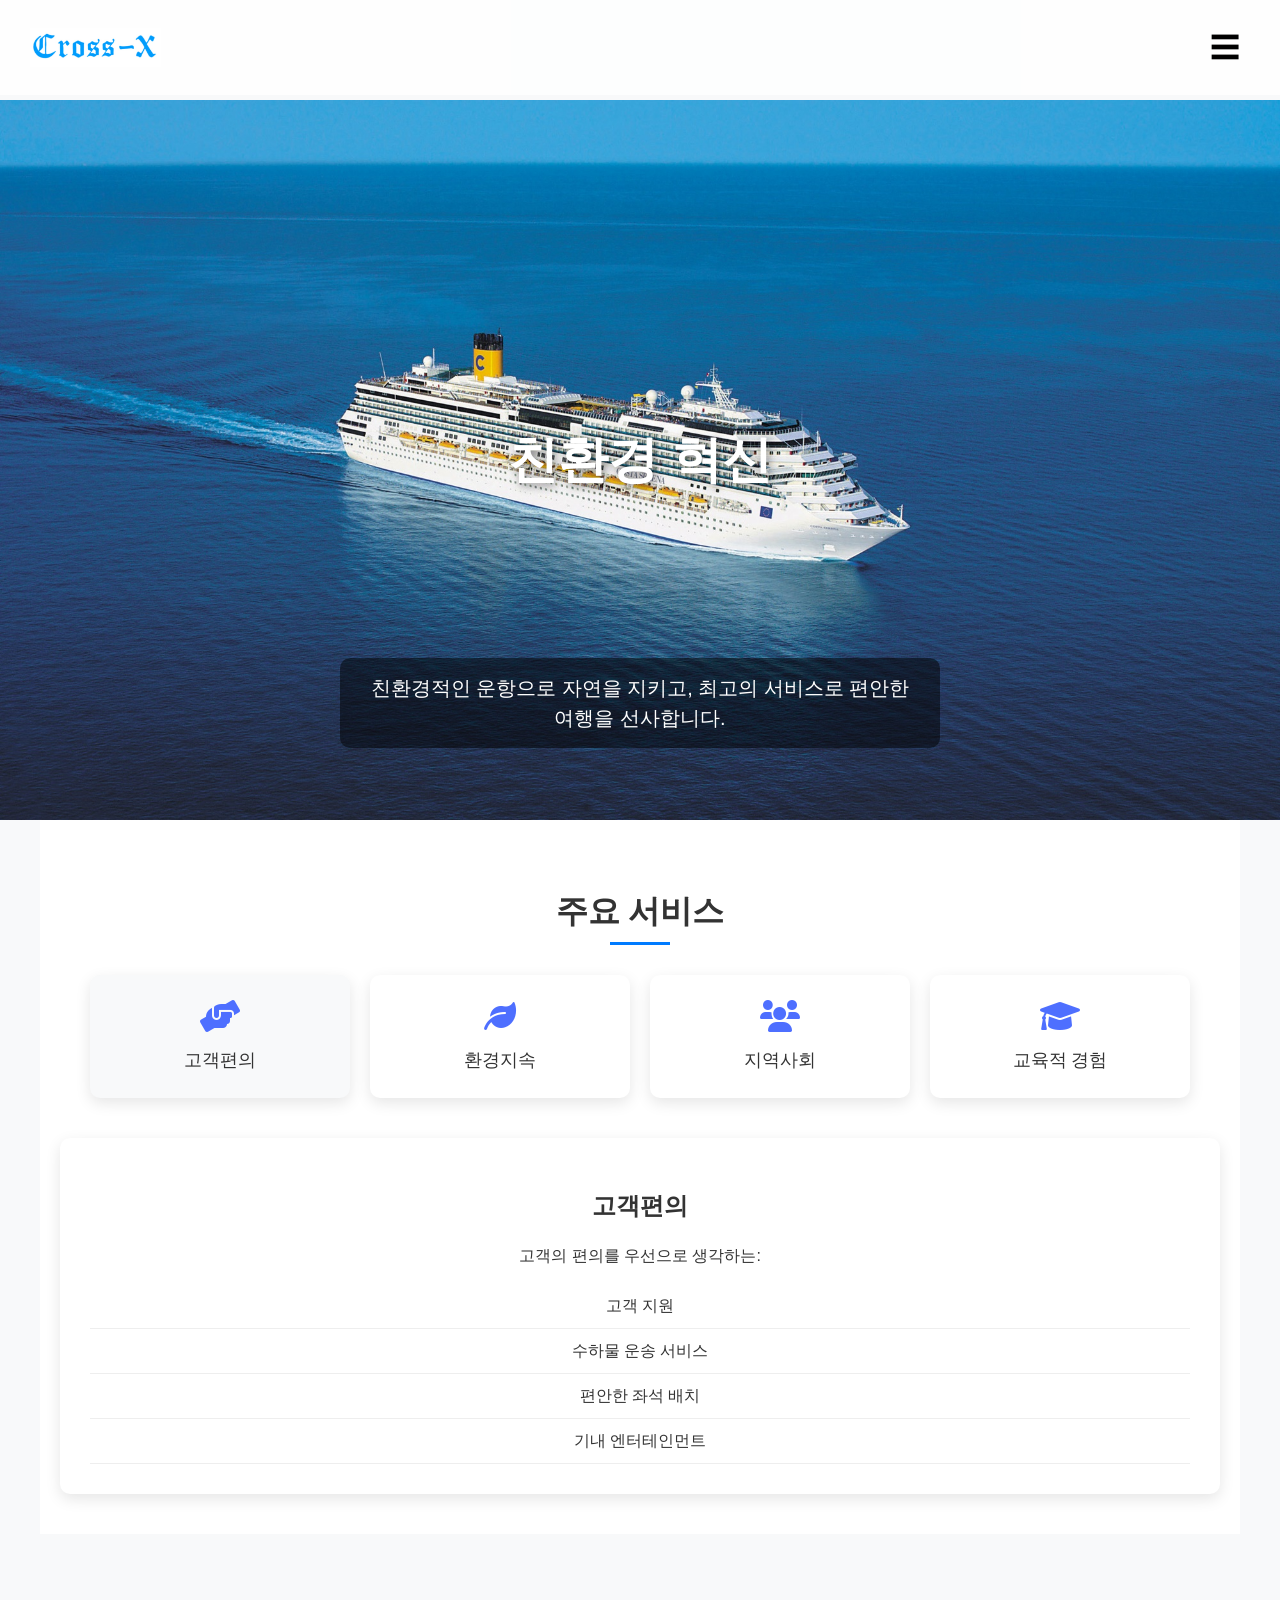
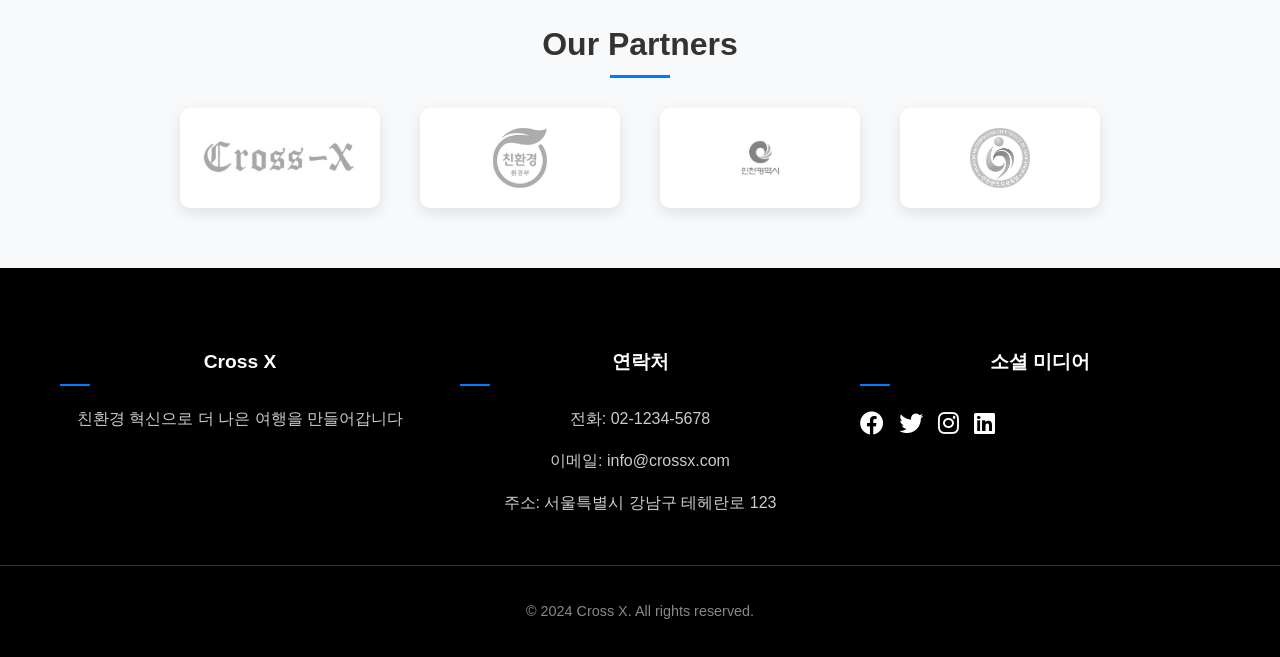
<file: index.html>
<!DOCTYPE html>
<html lang="ko">
<head>
    <link rel="stylesheet" href="css/mobile-common.css">
    <meta charset="UTF-8">
    <meta name="viewport" content="width=device-width, initial-scale=1.0">
    <title>Cross X</title>
    <link rel="icon" type="image/png" href="images/favicon.png">
    <link rel="stylesheet" href="css/styles.css">
    <!-- Font Awesome 아이콘 라이브러리 추가 -->
    <link href="https://cdnjs.cloudflare.com/ajax/libs/font-awesome/6.0.0-beta3/css/all.min.css" rel="stylesheet">
</head>
<body>
    <header class="navbar">
        <div class="logo"><a href="index.html"><img src="images/logo.png" alt="로고"></a></div>
        <!-- 사이드바 버튼을 상단 바의 오른쪽에 배치 -->
        <div class="menu-container">
            <div class="menu-icon" onclick="toggleSideBar()">☰</div>
        </div>
    </header>
    
    <!-- 사이드바 -->
    <aside class="side-bar">
        <div class="side-bar__icon-box" onclick="toggleSideBar()">
            <div class="side-bar__icon-1">
                <div></div>
                <div></div>
                <div></div>
            </div>
        </div>
        <ul>
            <li><a href="index.html"><i class="fa-solid fa-home"></i> 메인</a></li>
            <li><a href="about.html"><i class="fa-solid fa-ship"></i> 소개</a></li>
            <li><a href="reservation.html"><i class="fa-solid fa-calendar-check"></i> 예약</a></li>
            <li><a href="contact.html"><i class="fa-solid fa-comments"></i> 고객문의</a></li>
            <li id="loginMenuItem"><a href="login.html"><i class="fa-solid fa-sign-in-alt"></i> 로그인</a></li>
            <li id="userInfo" style="display: none;" class="user-profile">
                <div class="user-info-container">
                    <div class="user-info-left">
                        <i class="fa-solid fa-user"></i>
                        <span id="username"></span>
                    </div>
                    <div class="user-info-right" onclick="logout()">
                        <i class="fa-solid fa-sign-out-alt"></i>
                        <span>로그아웃</span>
                    </div>
                </div>
            </li>
        </ul>
    </aside>
    
    <main>
        <section class="hero">
            <h1>친환경 혁신</h1>
            <div class="hero-overlay">
                친환경적인 운항으로 자연을 지키고, 최고의 서비스로 편안한 여행을 선사합니다.
            </div>
        </section>

        <section class="content-section">
            <h2 class="section-title">주요 서비스</h2>
            <div class="categories">
                <ul>
                    <li>
                        <i class="fas fa-hands-helping"></i>
                        <span>고객편의</span>
                    </li>
                    <li>
                        <i class="fas fa-leaf"></i>
                        <span>환경지속</span>
                    </li>
                    <li>
                        <i class="fas fa-users"></i>
                        <span>지역사회</span>
                    </li>
                    <li>
                        <i class="fas fa-graduation-cap"></i>
                        <span>교육적 경험</span>
                    </li>
                </ul>
            </div>
            <div class="content-area">
                <div id="serviceContent" class="service-content">
                    <!-- 여기에 서비스 내용이 표시됩니다 -->
                </div>
            </div>
        </section>

        <section class="partners-section">
            <h2 class="partners-title">Our Partners</h2>
            <div class="partners-container">
                <a href="https://cross-x.kro.kr" class="partner-logo" target="_blank">
                    <img src="images/partner1.png" alt="Partner 1">
                </a>
                <a href="https://www.keiti.re.kr/site/keiti/02/10203010000002018092810.jsp" class="partner-logo" target="_blank">
                    <img src="images/partner2.jpg" alt="Partner 2">
                </a>
                <a href="https://www.incheon.go.kr/index" class="partner-logo" target="_blank">
                    <img src="images/partner3.png" alt="Partner 1">
                </a>
                <a href="https://www.ice.go.kr/ice/main.do" class="partner-logo" target="_blank">
                    <img src="images/partner4.jpg" alt="Partner 2">
                </a>
            </div>
        </section>

        <footer class="footer">
            <div class="footer-content">
                <div class="footer-section">
                    <h3>Cross X</h3>
                    <p>친환경 혁신으로 더 나은 여행을 만들어갑니다</p>
                </div>
                <div class="footer-section">
                    <h3>연락처</h3>
                    <p>전화: 02-1234-5678</p>
                    <p>이메일: info@crossx.com</p>
                    <p>주소: 서울특별시 강남구 테헤란로 123</p>
                </div>
                <div class="footer-section">
                    <h3>소셜 미디어</h3>
                    <div class="social-links">
                        <a href="#"><i class="fa-brands fa-facebook"></i></a>
                        <a href="#"><i class="fa-brands fa-twitter"></i></a>
                        <a href="#"><i class="fa-brands fa-instagram"></i></a>
                        <a href="#"><i class="fa-brands fa-linkedin"></i></a>
                    </div>
                </div>
            </div>
            <div class="footer-bottom">
                <p>&copy; 2024 Cross X. All rights reserved.</p>
            </div>
        </footer>
    </main>
    <script src="js/script.js"></script>

    <div id="toast" class="toast-message"></div>
</body>
</html>
</body>
</html>
</file>
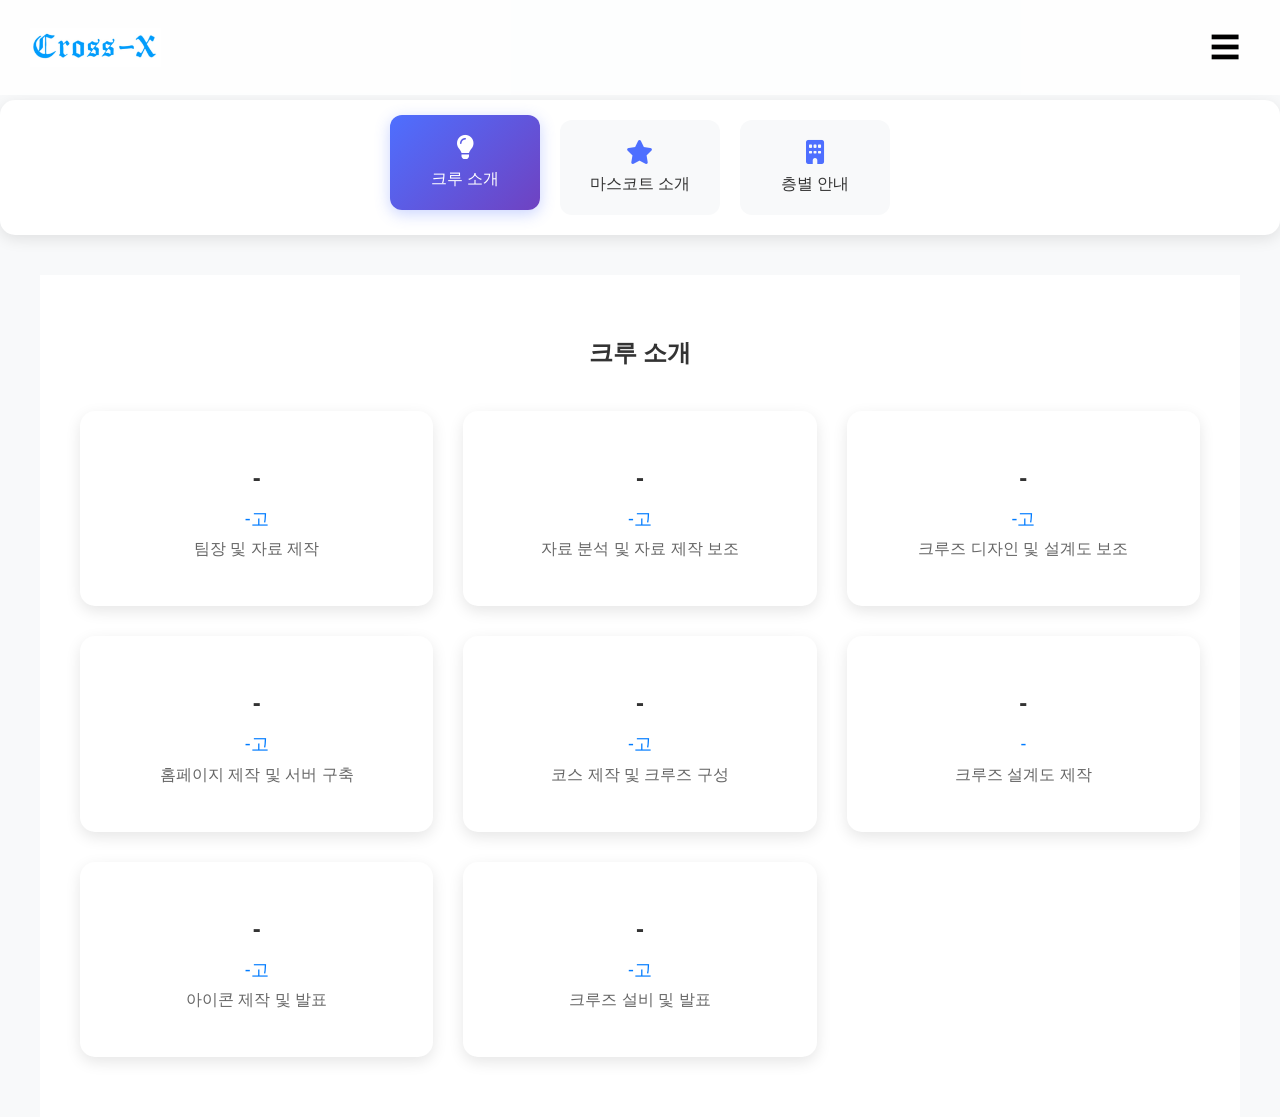
<file: about.html>
<!-- about.html -->
<!DOCTYPE html>
<html lang="ko">
<head>
    <link rel="stylesheet" href="css/mobile-common.css">
    <meta charset="UTF-8">
    <meta name="viewport" content="width=device-width, initial-scale=1.0">
    <title>소개 - Cross X</title>
    <link rel="icon" type="image/png" href="images/favicon.png">
    <link rel="stylesheet" href="css/styles.css">
    <link rel="stylesheet" href="css/about.css">
    <link href="https://cdnjs.cloudflare.com/ajax/libs/font-awesome/6.0.0-beta3/css/all.min.css" rel="stylesheet">
</head>
<body>

    <header class="navbar">
        <div class="logo"><a href="index.html"><img src="images/logo.png" alt="로고"></a></div>
        <!-- 사이드바 버튼을 상단 바의 오른쪽에 배치 -->
        <div class="menu-container">
            <div class="menu-icon" onclick="toggleSideBar()">☰</div>
        </div>
    </header>

    <!-- 사이드바 -->
    <aside class="side-bar">
        <div class="side-bar__icon-box" onclick="toggleSideBar()">
            <div class="side-bar__icon-1">
                <div></div>
                <div></div>
                <div></div>
            </div>
        </div>
        <ul>
            <li><a href="index.html"><i class="fa-solid fa-home"></i> 메인</a></li>
            <li><a href="about.html"><i class="fa-solid fa-ship"></i> 소개</a></li>
            <li><a href="reservation.html"><i class="fa-solid fa-calendar-check"></i> 예약</a></li>
            <li><a href="contact.html"><i class="fa-solid fa-comments"></i> 고객문의</a></li>
            <li id="loginMenuItem"><a href="login.html"><i class="fa-solid fa-sign-in-alt"></i> 로그인</a></li>
            <li id="userInfo" style="display: none;" class="user-profile">
                <div class="user-info-container">
                    <div class="user-info-left">
                        <i class="fa-solid fa-user"></i>
                        <span id="username"></span>
                    </div>
                    <div class="user-info-right" onclick="logout()">
                        <i class="fa-solid fa-sign-out-alt"></i>
                        <span>로그아웃</span>
                    </div>
                </div>
            </li>
        </ul>
    </aside>
    <main class="about-main">
        <!-- 페이지 선택 버튼 -->
        <div class="page-selector">
            <button class="selector-btn active" data-page="philosophy">
                <i class="fas fa-lightbulb"></i>
                <span>크루 소개</span>
            </button>
            <button class="selector-btn" data-page="mascot">
                <i class="fas fa-star"></i>
                <span>마스코트 소개</span>
            </button>
            <button class="selector-btn" data-page="floors">
                <i class="fas fa-building"></i>
                <span>층별 안내</span>
            </button>
        </div>

        <!-- 콘텐츠 영역 -->
        <div class="content-container">

            <section id="philosophy" class="content-section active">
                <h2>크루 소개</h2>
                <div class="crew-grid">

                    <div class="crew-card">
                        <div class="crew-header">
                            <h3>-</h3>
                            <span class="crew-role">-고</span>
                            <span class="crew-department">팀장 및 자료 제작</span>
                        </div>
                        <div class="crew-content">
                            <p>-</p>
                        </div>
                    </div>

                    <div class="crew-card">
                        <div class="crew-header">
                            <h3>-</h3>
                            <span class="crew-role">-고</span>
                            <span class="crew-department">자료 분석 및 자료 제작 보조</span>
                        </div>
                        <div class="crew-content">
                            <p>-</p>
                        </div>
                    </div>

                    <div class="crew-card">
                        <div class="crew-header">
                            <h3>-</h3>
                            <span class="crew-role">-고</span>
                            <span class="crew-department">크루즈 디자인 및 설계도 보조</span>
                        </div>
                        <div class="crew-content">
                            <p>-</p>
                        </div>
                    </div>

                    <div class="crew-card">
                        <div class="crew-header">
                            <h3>-</h3>
                            <span class="crew-role">-고</span>
                            <span class="crew-department">홈페이지 제작 및 서버 구축</span>
                        </div>
                        <div class="crew-content">
                            <p>-
                            </p>
                        </div>
                    </div>

                    <div class="crew-card">
                        <div class="crew-header">
                            <h3>-</h3>
                            <span class="crew-role">-고</span>
                            <span class="crew-department">코스 제작 및 크루즈 구성</span>
                        </div>
                        <div class="crew-content">
                            <p>-</p>
                        </div>
                    </div>

                    <div class="crew-card">
                        <div class="crew-header">
                            <h3>-</h3>
                            <span class="crew-role">-</span>
                            <span class="crew-department">크루즈 설계도 제작</span>
                        </div>
                        <div class="crew-content">
                            <p>-</p>
                        </div>
                    </div>

                    <div class="crew-card">
                        <div class="crew-header">
                            <h3>-</h3>
                            <span class="crew-role">-고</span>
                            <span class="crew-department">아이콘 제작 및 발표</span>
                        </div>
                        <div class="crew-content">
                            <p>-</p>
                        </div>
                    </div>

                    <div class="crew-card">
                        <div class="crew-header">
                            <h3>-</h3>
                            <span class="crew-role">-고</span>
                            <span class="crew-department">크루즈 설비 및 발표</span>
                        </div>
                        <div class="crew-content">
                            <p>-</p>
                        </div>
                    </div>


                </div>
            </section>

        <!-- 마스코트 소개 섹션 -->
        <section id="mascot" class="content-section">
            <h2>마스코트 소개</h2>
            <div class="mascot-container">
                <div class="mascot-image">
                    <img src="images/mas.jpg" alt="마스코트">
                </div>
                <div class="mascot-info">
                    <h3>바북이</h3>
                    <p class="mascot-description">바다거북을 모티브로 제작한 Cross X의 마스코트입니다! 
                        </p>
                        <p class="mascot-description">
                            "바다를 북돋우는 이로운 친구"라는 의미를 가지고 있습니다.
                        </p>
                        <p class="mascot-description">
                            바북이와 함께, 환경의 소중함을 깨닫고 지속 가능한 여행을 떠나보세요!
                        </p>
                        <p class="mascot-description">
                            바북이는 여러분들에게 바다의 중요성을 알리고, 환경을 지키기 위해 노력할 것입니다.
                        </p>
                </div>
            </div>
        </section>

        <!-- 층별 안내 섹션 -->
        <section id="floors" class="content-section">
            <h2>층별 안내</h2>
            <div class="floor-selector">
                <!-- JavaScript로 자동 생성될 버튼들 -->
            </div>
            <div class="floor-content">
                <div class="floor-image">
                    <img id="floorImage" src="" alt="층 이미지">
                </div>
                <div class="floor-facilities">
                    <ul id="facilityList"></ul>
                </div>
            </div>
        </section>
        </div>
    </main>

    <script src="js/about.js"></script>
</body>
</html>
</file>
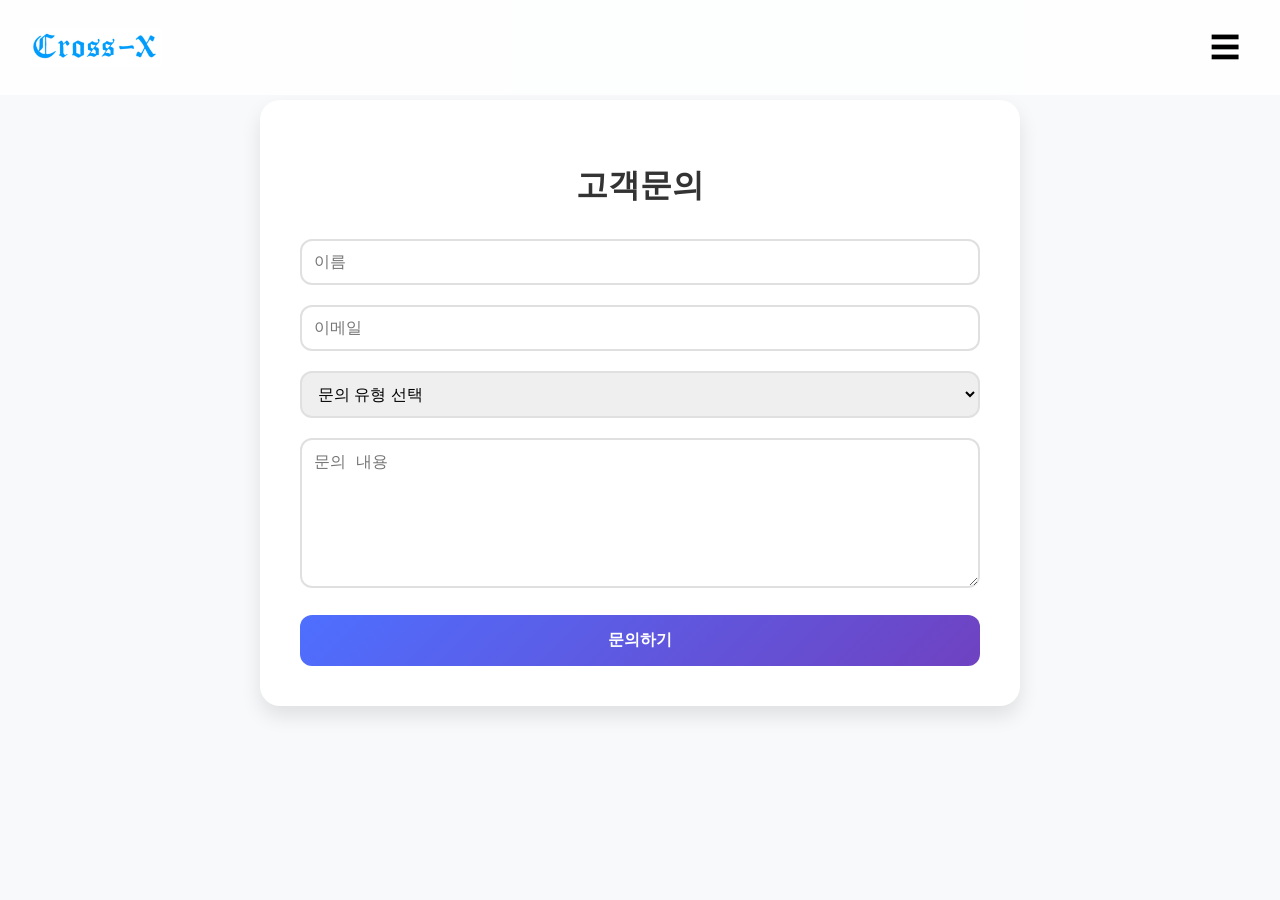
<file: contact.html>
<!DOCTYPE html>
<html lang="ko">
<head>
    <link rel="stylesheet" href="css/mobile-common.css">
    <meta charset="UTF-8">
    <meta name="viewport" content="width=device-width, initial-scale=1.0">
    <link rel="icon" type="image/png" href="images/favicon.png">
    <title>고객문의 - Cross X</title>
    <link rel="stylesheet" href="css/styles.css">
    <link rel="stylesheet" href="css/contact.css">
    <link href="https://cdnjs.cloudflare.com/ajax/libs/font-awesome/6.0.0-beta3/css/all.min.css" rel="stylesheet">
</head>
<body>
    <header class="navbar">
        <div class="logo"><a href="index.html"><img src="images/logo.png" alt="로고"></a></div>
        <!-- 사이드바 버튼을 상단 바의 오른쪽에 배치 -->
        <div class="menu-container">
            <div class="menu-icon" onclick="toggleSideBar()">☰</div>
        </div>
    </header>
    
    <!-- 사이드바 -->
    <aside class="side-bar">
        <div class="side-bar__icon-box" onclick="toggleSideBar()">
            <div class="side-bar__icon-1">
                <div></div>
                <div></div>
                <div></div>
            </div>
        </div>
        <ul>
            <li><a href="index.html"><i class="fa-solid fa-home"></i> 메인</a></li>
            <li><a href="about.html"><i class="fa-solid fa-ship"></i> 소개</a></li>
            <li><a href="reservation.html"><i class="fa-solid fa-calendar-check"></i> 예약</a></li>
            <li><a href="contact.html"><i class="fa-solid fa-comments"></i> 고객문의</a></li>
            <li id="loginMenuItem"><a href="login.html"><i class="fa-solid fa-sign-in-alt"></i> 로그인</a></li>
            <li id="userInfo" style="display: none;" class="user-profile">
                <div class="user-info-container">
                    <div class="user-info-left">
                        <i class="fa-solid fa-user"></i>
                        <span id="username"></span>
                    </div>
                    <div class="user-info-right" onclick="logout()">
                        <i class="fa-solid fa-sign-out-alt"></i>
                        <span>로그아웃</span>
                    </div>
                </div>
            </li>
        </ul>
    </aside>

    <main class="contact-main">
        <div class="contact-container">
            <h1>고객문의</h1>
            <form id="contactForm" onsubmit="return handleContact(event)">
                <div class="input-group">
                    <input type="text" id="name" placeholder="이름" required>
                </div>
                <div class="input-group">
                    <input type="email" id="email" placeholder="이메일" required>
                </div>
                <div class="input-group">
                    <select id="category" required>
                        <option value="">문의 유형 선택</option>
                        <option value="reservation">예약 문의</option>
                        <option value="service">서비스 문의</option>
                        <option value="technical">기술적 문의</option>
                        <option value="other">기타</option>
                    </select>
                </div>
                <div class="input-group">
                    <textarea id="message" placeholder="문의 내용" required></textarea>
                </div>
                <button type="submit" class="submit-btn">문의하기</button>
            </form>
        </div>
    </main>
    
    <script src="js/script.js"></script>
    <script src="js/contact.js"></script>
</body>
</html>
</file>
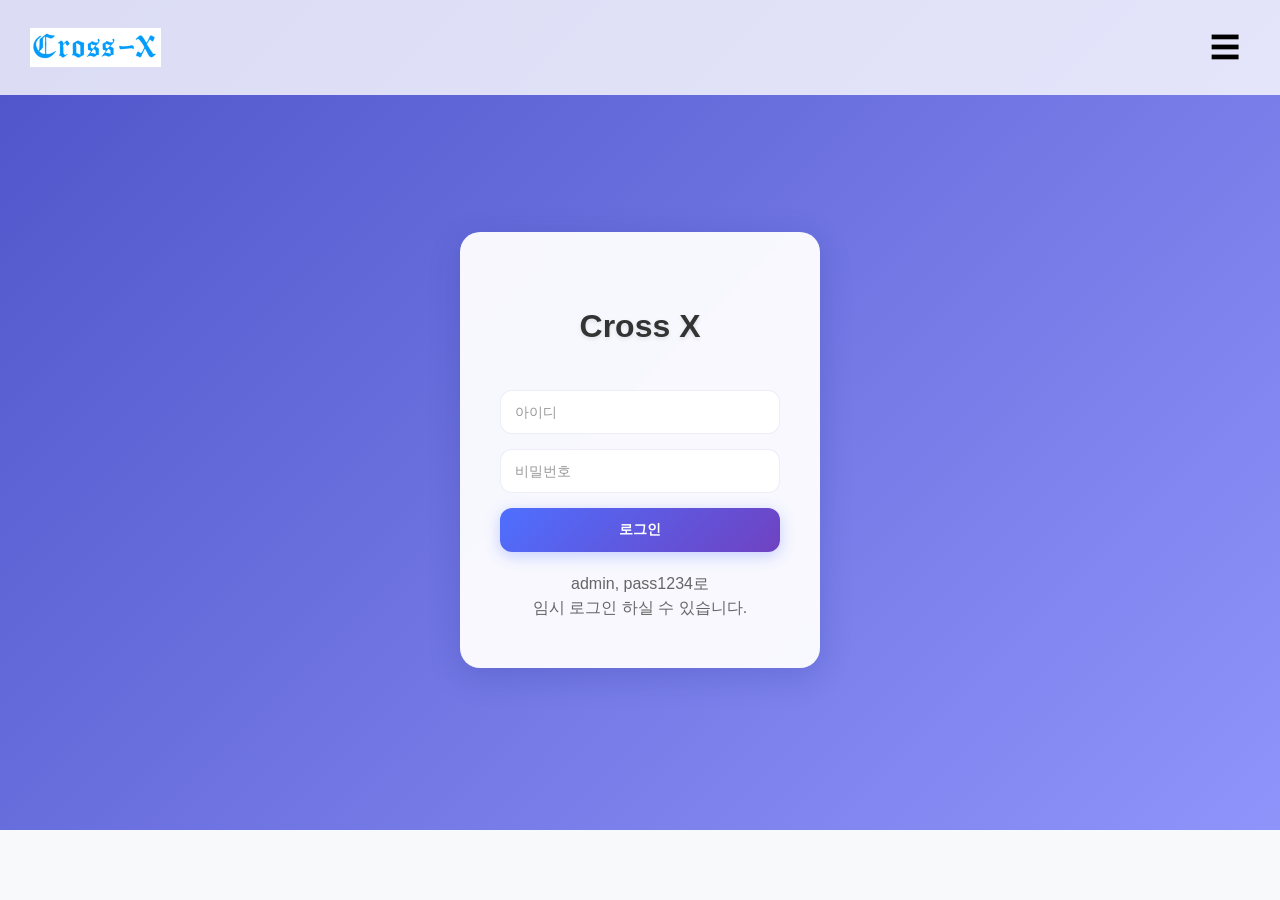
<file: login.html>
<!DOCTYPE html>
<html lang="ko">
<head>
    <link rel="stylesheet" href="css/mobile-common.css">
    <meta charset="UTF-8">
    <meta name="viewport" content="width=device-width, initial-scale=1.0">
    <title>로그인 - Cross X</title>
    <link rel="icon" type="image/png" href="images/favicon.png">
    <link rel="stylesheet" href="css/styles.css">
    <link rel="stylesheet" href="css/login.css">
    <link href="https://cdnjs.cloudflare.com/ajax/libs/font-awesome/6.0.0-beta3/css/all.min.css" rel="stylesheet">
</head>
<body>
    <header class="navbar">
        <div class="logo"><a href="index.html"><img src="images/logo.png" alt="로고"></a></div>
        <div class="menu-container">
            <div class="menu-icon" onclick="toggleSideBar()">☰</div>
        </div>
    </header>
    
    <!-- 사이드바 -->
    <aside class="side-bar">
        <div class="side-bar__icon-box" onclick="toggleSideBar()">
            <div class="side-bar__icon-1">
                <div></div>
                <div></div>
                <div></div>
            </div>
        </div>
        <ul>
            <li><a href="index.html"><i class="fa-solid fa-home"></i> 메인</a></li>
            <li><a href="about.html"><i class="fa-solid fa-ship"></i> 소개</a></li>
            <li><a href="reservation.html"><i class="fa-solid fa-calendar-check"></i> 예약</a></li>
            <li><a href="contact.html"><i class="fa-solid fa-comments"></i> 고객문의</a></li>
            <li id="loginMenuItem"><a href="login.html"><i class="fa-solid fa-sign-in-alt"></i> 로그인</a></li>
            <li id="userInfo" style="display: none;" class="user-profile">
                <div class="user-info-container">
                    <div class="user-info-left">
                        <i class="fa-solid fa-user"></i>
                        <span id="username"></span>
                    </div>
                    <div class="user-info-right" onclick="logout()">
                        <i class="fa-solid fa-sign-out-alt"></i>
                        <span>로그아웃</span>
                    </div>
                </div>
            </li>
        </ul>
    </aside>

    <main class="login-main">
        <div class="login-container">
            <div class="login-box">
                <h1>Cross X</h1>
                <form id="loginForm" onsubmit="return handleLogin(event)">
                    <div class="input-group">
                        <input type="text" id="loginUsername" placeholder="아이디" required>
                    </div>
                    <div class="input-group">
                        <input type="password" id="loginPassword" placeholder="비밀번호" required>
                    </div>
                    <button type="submit" class="login-btn">로그인</button>
                </form>
                <div class="signup-link">
                    admin, pass1234로<br>임시 로그인 하실 수 있습니다.
                </div>
            </div>
        </div>
    </main>
    
    <script src="js/script.js"></script>

    <div id="toast" class="toast-message"></div>
</body>
</html>
</file>
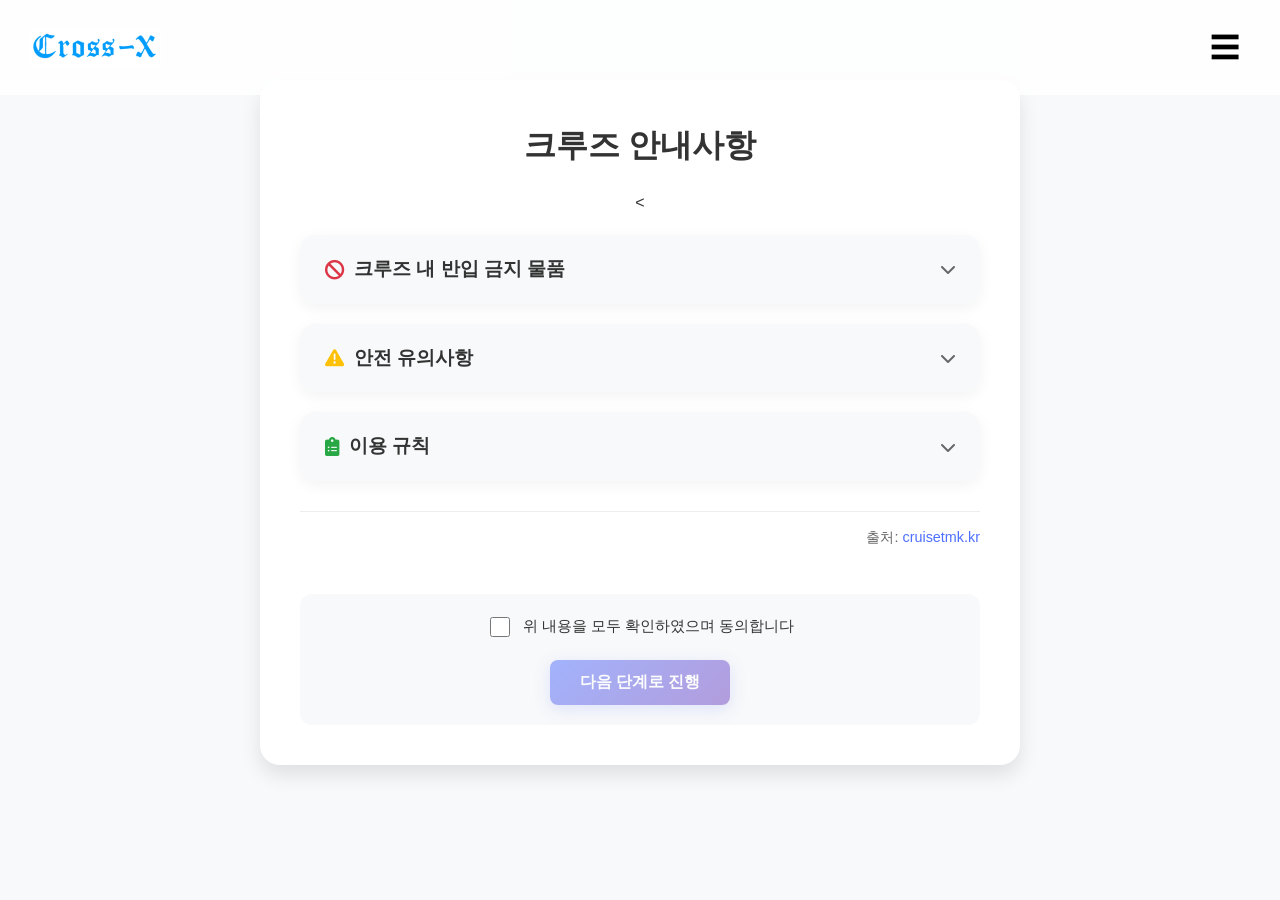
<file: reservation-rules.html>
<!-- reservation-rules.html -->
<!DOCTYPE html>
<html lang="ko">
<head>
    <link rel="stylesheet" href="css/mobile-common.css">
    <meta charset="UTF-8">
    <meta name="viewport" content="width=device-width, initial-scale=1.0">
    <title>크루즈 이용 규칙 - Cross X</title>
    <link rel="icon" type="image/png" href="images/favicon.png">
    <link rel="stylesheet" href="css/styles.css">
    <link rel="stylesheet" href="css/reservation.css">
    <link href="https://cdnjs.cloudflare.com/ajax/libs/font-awesome/6.0.0-beta3/css/all.min.css" rel="stylesheet">
</head>
<body>
    <header class="navbar">
        <div class="logo"><a href="index.html"><img src="images/logo.png" alt="로고"></a></div>
        <!-- 사이드바 버튼을 상단 바의 오른쪽에 배치 -->
        <div class="menu-container">
            <div class="menu-icon" onclick="toggleSideBar()">☰</div>
        </div>
    </header>

    <!-- 사이드바 -->
    <aside class="side-bar">
        <div class="side-bar__icon-box" onclick="toggleSideBar()">
            <div class="side-bar__icon-1">
                <div></div>
                <div></div>
                <div></div>
            </div>
        </div>
        <ul>
            <li><a href="index.html"><i class="fa-solid fa-home"></i> 메인</a></li>
            <li><a href="about.html"><i class="fa-solid fa-ship"></i> 소개</a></li>
            <li><a href="reservation.html"><i class="fa-solid fa-calendar-check"></i> 예약</a></li>
            <li><a href="contact.html"><i class="fa-solid fa-comments"></i> 고객문의</a></li>
            <li id="loginMenuItem"><a href="login.html"><i class="fa-solid fa-sign-in-alt"></i> 로그인</a></li>
            <li id="userInfo" style="display: none;" class="user-profile">
                <div class="user-info-container">
                    <div class="user-info-left">
                        <i class="fa-solid fa-user"></i>
                        <span id="username"></span>
                    </div>
                    <div class="user-info-right" onclick="logout()">
                        <i class="fa-solid fa-sign-out-alt"></i>
                        <span>로그아웃</span>
                    </div>
                </div>
            </li>
        </ul>
    </aside>  

    <main class="reservation-step">
        <div class="step-content rules-content">
            <h1>크루즈 안내사항</h1>
            
            <<div class="rules-content">
                <div class="rules-section">
                    <div class="rules-header" onclick="toggleRules('prohibited')">
                        <h2><i class="fas fa-ban"></i> 크루즈 내 반입 금지 물품</h2>
                        <i class="fas fa-chevron-down arrow"></i>
                    </div>
                    <div class="rules-body" id="prohibited-items">
                        <ol>
                            <li>1. 모든 불법 약물 및 불법 물질</li>
                            <li>2. 모든 화기 및 무기, 탄약, 폭발물(화약, 불꽃놀이) 및 방화 장치</li>
                            <li>3. 가연성 물품 (ex. 촛불, 향, 버너, 토치 ..)</li>
                            <li>4. 전열기구 (헤어 드라이어는 객실 내에 비치되어 있음.)</li>
                            <li>5. 칼 및 날카로운 물건</li>
                            <li>6. 무술 및 자기 방어 아이템 (ex. 너클, 쌍절곤, 호신용 스프레이, 표창, 활과 화살)</li>
                            <li>7. 스포츠 용품 및 장비 (선실에 보관해야 하며 배에 싣고 내릴 때를 제외하고는 공공 장소에서 사용, 전시 또는 운반해서는 안 됨.)</li>
                            <li>8. 화학 물질 및 기타 물품</li>
                            <li>9. 오토바이와 같은 레크레이션 차량, 전기 또는 가스 구동 오토바이 및 스쿠터 또는 모든 지형 차량 </li>
                            <li>10. 1리터 초과, $400(약58만원) 초과의 주류</li>
                            <li>11. 포장 및 미개봉, 건조되지 않은 일체의 음식</li>
                            <li>12. 소형 개인 미용 도구 외 미용 도구 (칼날 길이가 4인치 이상)</li>
                            <!-- 나머지 금지 물품 리스트 -->
                        </ol>
                    </div>
                </div>
            
                <div class="rules-section">
                    <div class="rules-header" onclick="toggleRules('safety')">
                        <h2><i class="fas fa-exclamation-triangle"></i> 안전 유의사항</h2>
                        <i class="fas fa-chevron-down arrow"></i>
                    </div>
                    <div class="rules-body" id="safety-precautions">
                        <ol>
                            <li>
                                <strong>안전 규칙 준수</strong>
                                <p>크루즈선은 대형 운송수단이므로 안전 규칙을 엄수해야 합니다. 배에 탑승하기 전에 안전시설에 대한 안내를 잘 읽고 비상 대피 및 구명보트 위치, 비상상태 발생 시 대처 방법 등을 숙지하세요.</p>
                            </li>
                            <li>
                                <strong>객실 이용</strong>
                                <p>객실 내에서는 금연을 준수해주시길 바랍니다.</p>
                            </li>
                            <li>
                                <strong>소지품 관리</strong>
                                <p>중요한 귀중품이 있을시 짐 보관함이나 금고에 보관하고, 외출 시에는 문을 잠그고 방을 잠그는 등의 주의가 필요합니다.</p>
                            </li>
                            <li>
                                <strong>응급상황</strong>
                                <p>응급상황 발생 시 시간을 불문하고 주변 승무원이나 관계자 등에게 알려 상황을 대처할 것. 또한 객실 내에 전화기를 통하여 상황을 알려야합니다.</p>
                            </li>
                        </ol>
                    </div>
                </div>
            
                <div class="rules-section">
                    <div class="rules-header" onclick="toggleRules('general')">
                        <h2><i class="fas fa-clipboard-list"></i> 이용 규칙</h2>
                        <i class="fas fa-chevron-down arrow"></i>
                    </div>
                    <div class="rules-body" id="general-rules">
                        <ol>
                            <li>1. 통로 및 객실에서 뛰시면 안 됩니다.</li>
                            <li>2. 크루즈 내에선 금연입니다.</li>
                            <li>3. 쓰레기는 주변 쓰레기통에 분리해서 버려주시길 바랍니다.</li>
                            <li>4. 늦은 시간엔 큰 소음은 자제해주시길 바랍니다.</li>
                            <li>5. 프로그램 진행 시 승무원의 안내에 따라 주시길 바랍니다.</li>
                            <li>6. 문의사항은 고객센터에 문의해주시길 바랍니다.</li>
                            <li>7. 크루즈 운행 중 다이빙은 금지 행위입니다.</li>
                            <li>8. 규칙 위반 시 최대 $5000(약726만원) 이하의 벌금이 부과될 수 있습니다.</li>
                        </ol>
                    </div>
                </div>

                <div class="source-info">
                    출처: <a href="https://cruisetmk.kr/" target="_blank">cruisetmk.kr</a>
                </div>
    
                <div class="rules-agreement">
                    <label class="agreement-checkbox">
                        <input type="checkbox" id="rulesAgreement" required>
                        <span>위 내용을 모두 확인하였으며 동의합니다</span>
                    </label>
                    <button class="next-btn" onclick="proceedToNextStep()" disabled>
                        다음 단계로 진행
                    </button>
                </div>

            </div>
        </div>
    </main>

    <script src="js/script.js"></script>
    <script src="js/reservation.js"></script>
</body>
</html>
</file>
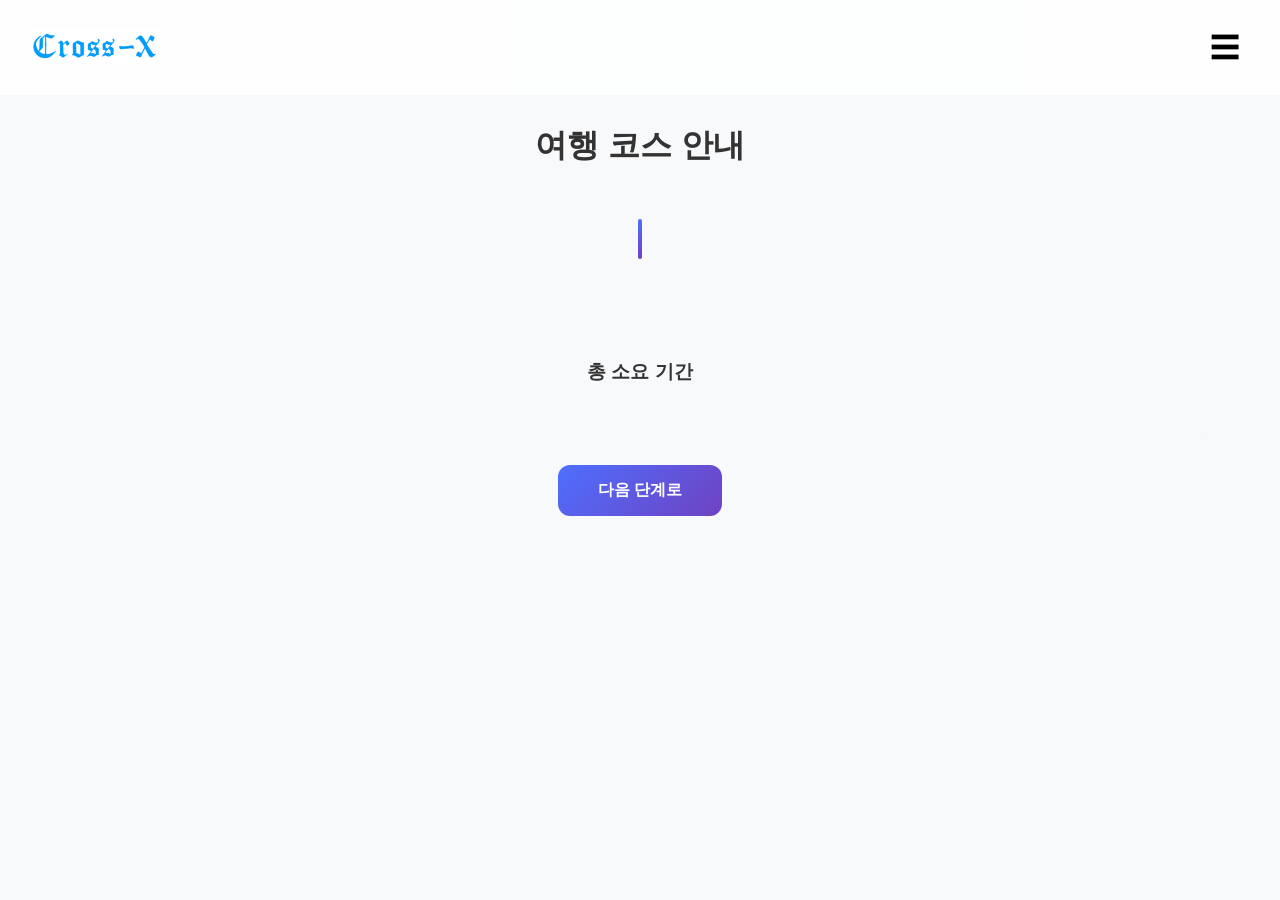
<file: route.html>
<!DOCTYPE html>
<html lang="ko">
<head>
    <link rel="stylesheet" href="css/mobile-common.css">
    <meta charset="UTF-8">
    <meta name="viewport" content="width=device-width, initial-scale=1.0, maximum-scale=1.0, user-scalable=no">
    <title>여행 코스 - Cross X</title>
    <link rel="icon" type="image/png" href="images/favicon.png">
    <link rel="stylesheet" href="css/styles.css">
    <link rel="stylesheet" href="css/route.css">
    <link href="https://cdnjs.cloudflare.com/ajax/libs/font-awesome/6.0.0-beta3/css/all.min.css" rel="stylesheet">
</head>
<body>
    <header class="navbar">
        <div class="logo">
            <a href="index.html"><img src="images/logo.png" alt="로고"></a>
        </div>
        <div class="menu-container">
            <div class="menu-icon" onclick="toggleSideBar()">☰</div>
        </div>
    </header>

    <!-- 사이드바 -->
    <aside class="side-bar">
        <div class="side-bar__icon-box" onclick="toggleSideBar()">
            <div class="side-bar__icon-1">
                <div></div>
                <div></div>
                <div></div>
            </div>
        </div>
        <ul>
            <li><a href="index.html"><i class="fa-solid fa-home"></i> 메인</a></li>
            <li><a href="about.html"><i class="fa-solid fa-ship"></i> 소개</a></li>
            <li><a href="reservation.html"><i class="fa-solid fa-calendar-check"></i> 예약</a></li>
            <li><a href="contact.html"><i class="fa-solid fa-comments"></i> 고객문의</a></li>
            <li id="loginMenuItem"><a href="login.html"><i class="fa-solid fa-sign-in-alt"></i> 로그인</a></li>
            <li id="userInfo" style="display: none;" class="user-profile">
                <div class="user-info-container">
                    <div class="user-info-left">
                        <i class="fa-solid fa-user"></i>
                        <span id="username"></span>
                    </div>
                    <div class="user-info-right" onclick="logout()">
                        <i class="fa-solid fa-sign-out-alt"></i>
                        <span>로그아웃</span>
                    </div>
                </div>
            </li>
        </ul>
    </aside>   

    <main class="route-container">
        <div class="route-title">
            <h1>여행 코스 안내</h1>
            <!-- 패키지명에 따라 동적으로 제목이 변경됩니다 -->
        </div>

        <div class="route-timeline">
            <!-- 여기에 도시 정보가 동적으로 추가됩니다 -->
        </div>

        <div class="total-duration">
            <h3>총 소요 기간</h3>
            <p><!-- 동적으로 일수가 입력됩니다 --></p>
        </div>

        <div class="next-step">
            <button class="next-btn" onclick="proceedToNextStep()">다음 단계로</button>
        </div>

        <div class="mobile-bottom-spacer" style="height: 100px; width: 100%; background-color: transparent;"></div>
    </main>

    

    <script src="js/script.js"></script>
    <script src="js/route.js"></script>
</body>
</html>
</file>
<file: css/mobile-common.css>
@media (max-width: 768px) {
    .price-next-container {
        display: flex;
        flex-direction: column;
        align-items: center;
        gap: 20px;
        padding: 15px;
        text-align: center;
    }

    .total-price {
        text-align: center;
        width: 100%;
    }

    .total-price span {
        display: block;
        margin-bottom: 5px;
    }

    .total-price h3 {
        font-size: 1.6rem;
        margin: 0;
        color: #4e6fff;
    }

    .next-btn {
        width: 100%;
        padding: 15px;
        font-size: 1rem;
        margin-top: 10px;
    }
}

@media (max-width: 768px) {
    body {
        width: 100%;
        min-height: 100vh;
        overflow-x: hidden;
        position: fixed;
        top: 0;
        left: 0;
        right: 0;
        bottom: 0;
    }

    main {
        padding-top: 80px;
        min-height: calc(100vh - 70px);
        padding-bottom: env(safe-area-inset-bottom, 100px);
    }

    .reservation-step {
        padding-top: 80px;
        padding-bottom: 140px; /* 하단 버튼을 위한 여백 */
    }

    /* 네비게이션 바 */
    .navbar {
        position: fixed;
        top: 0;
        left: 0;
        width: 100%;
        height: 70px;
        z-index: 1000;
        background: white;
        box-shadow: 0 2px 10px rgba(0, 0, 0, 0.1);
    }

    /* 하단 고정 버튼 컨테이너 */
    .price-next-container {
        position: fixed;
        bottom: 0;
        left: 0;
        width: 100%;
        background: white;
        padding: 15px;
        box-shadow: 0 -4px 10px rgba(0, 0, 0, 0.1);
        z-index: 100;
        padding-bottom: calc(15px + env(safe-area-inset-bottom, 0));
    }

    .step-content {
        padding-bottom: 100px;
    }

    /* 네비게이션 바 */
    .navbar {
        position: fixed;
        top: 0;
        left: 0;
        width: 100%;
        height: 70px;
        background: white;
        z-index: 1000;
        box-shadow: 0 2px 10px rgba(0, 0, 0, 0.1);
    }

    /* 입력 필드 여백 확보 */
    .input-group {
        margin-bottom: 20px;
    }

    /* 모바일에서 버튼 크기 조정 */
    .next-btn, .submit-btn {
        width: 100%;
        padding: 15px;
        margin-bottom: env(safe-area-inset-bottom, 0);
    }
}

/* iOS 추가 최적화 */
@supports (-webkit-touch-callout: none) {
    body {
        padding-bottom: env(safe-area-inset-bottom, 40px);
    }

    .price-next-container {
        padding-bottom: calc(25px + env(safe-area-inset-bottom, 0));
    }
}

/* 전역 모바일 리셋 및 기본 설정 */
html, body {
    width: 100%;
    max-width: 100%;
    margin: 0;
    padding: 0;
    overflow-x: hidden;
    box-sizing: border-box;
}

* {
    box-sizing: border-box;
}

/* 모바일 폰트 최적화 */
body {
    font-size: 16px;
    line-height: 1.5;
    font-family: -apple-system, BlinkMacSystemFont, 'Segoe UI', Roboto, Oxygen, Ubuntu, Cantarell, 'Open Sans', 'Helvetica Neue', sans-serif;
    touch-action: manipulation;
    -webkit-tap-highlight-color: transparent;
}

/* 입력 요소 모바일 최적화 */
input, 
textarea, 
select, 
button {
    font-size: 16px;
}

/* 스크롤바 숨기기 */
::-webkit-scrollbar {
    display: none;
}

/* 모바일 뷰포트 최적화 */
@media (max-width: 768px) {
    body {
        width: 100vw;
        position: relative;
        top: 0;
        left: 0;
        right: 0;
        bottom: 0;
        overflow-y: auto;
        -webkit-overflow-scrolling: touch;
    }

    /* 컨테이너 스타일 */
    .container {
        width: 100%;
        height: 100%;
        padding: 0 15px;
        margin: 0 auto;
        overflow-y: auto;
    }

    /* 네비게이션 바 */
    .navbar {
        position: relative;
        top: 0;
        left: 0;
        width: 100%;
        height: 70px;
        z-index: 1000;
        background-color: white;
        box-shadow: 0 2px 10px rgba(0, 0, 0, 0.1);
    }

    /* 메인 컨텐츠 */
    main {
        padding-top: 80px;
        padding-bottom: 40px;
        min-height: calc(100vh - 60px);
        overflow-y: auto;
    }

    /* 예약 페이지 특화 스타일 */
    .reservation-step {
        padding-top: 80px;
        padding-bottom: 80px;
    }

    .price-next-container {
        position: relative;
        bottom: 0;
        left: 0;
        width: 100%;
        background: white;
        padding: 15px;
        box-shadow: 0 -4px 10px rgba(0, 0, 0, 0.1);
        z-index: 100;
    }

    .step-content {
        padding-bottom: 100px;
    }

    /* 반응형 이미지 */
    img {
        max-width: 100%;
        height: auto;
    }

    /* 텍스트 크기 */
    h1 { font-size: 1.8rem; }
    h2 { font-size: 1.5rem; }
    h3 { font-size: 1.3rem; }

    /* 버튼 크기 */
    button {
        padding: 12px 20px;
    }

    /* 사이드바 */
    .side-bar {
        width: 100%;
        right: -100%;
        border-radius: 0;
    }

    .side-bar.open {
        transform: translateX(-100%);
    }
}

/* 매우 작은 화면 최적화 */
@media (max-width: 480px) {
    .container {
        padding: 0 10px;
    }

    main {
        padding-top: 70px;
        padding-bottom: 30px;
    }

    .reservation-step {
        padding-top: 70px;
        padding-bottom: 100px;
    }

    .price-next-container {
        padding: 10px;
    }

    .step-content {
        padding-bottom: 120px;
    }

    /* 텍스트 크기 */
    h1 { font-size: 1.6rem; }
    h2 { font-size: 1.3rem; }
    h3 { font-size: 1.1rem; }
}

/* iOS Safari 하단 UI 고려 */
@supports (-webkit-touch-callout: none) {
    .reservation-step {
        padding-bottom: 120px;
    }

    .price-next-container {
        bottom: env(safe-area-inset-bottom, 0);
        padding-bottom: calc(15px + env(safe-area-inset-bottom, 0));
    }
}
</file>
<file: css/styles.css>
/* 모든 페이지의 기본 모바일 레이아웃 */
@media (max-width: 768px) {
    

    .container {
        width: 100%;
        height: 100%;
        padding: 0 15px;
        margin: 0 auto;
        overflow-y: auto; /* 세로 스크롤 허용 */
        -webkit-overflow-scrolling: touch; /* 모바일 부드러운 스크롤 */
    }

    /* 상단바와 겹침 방지 */
    .navbar {
        position: fixed;
        top: 0;
        left: 0;
        width: 100%;
        z-index: 1000;
    }

    /* 메인 컨텐츠 상단 여백 조정 */
    main {
        padding-top: 60px; /* 상단바 높이만큼 패딩 추가 */
        height: 100%;
        overflow-y: auto;
    }
}

/* 전역 스타일에 추가 */
html, body {
    max-width: 100%;
    overflow-x: hidden;
    margin: 0;
    padding: 0;
    box-sizing: border-box;
}

* {
    box-sizing: border-box;
}

/* 추가로 모바일 최적화를 위한 전역 설정 */
@media (max-width: 768px) {
    body {
        width: 100vw;
        overflow-x: hidden;
    }

    .container {
        width: 100%;
        padding: 0 15px;
        margin: 0 auto;
    }
}

body {
    font-family: 'Pretendard', sans-serif;
    margin: 0;
    padding: 0;
    background-color: #f8f9fa;
    color: #333;
    min-height: 100vh;
}

.navbar {
    background: rgba(255, 255, 255, 0.8);
    color: black;
    padding: 15px 30px;
    display: flex;
    align-items: center;
    justify-content: space-between;
    position: fixed;
    width: 100%;
    top: 0;
    z-index: 2000;
    box-sizing: border-box;
}

.menu-container {
    display: flex;
    justify-content: flex-end;
    margin-left: auto;
}

.menu-icon {
    cursor: pointer;
    font-size: 30px;
    z-index: 9000;
    padding: 10px;
    transition: color 0.3s;
}

.menu-icon:hover {
    color: #007bff;
}

.logo {
    display: flex;
    align-items: center;
    height: 40px;  /* 명시적 높이 지정 */
    width: 200px;  /* 로고에 맞는 너비 지정 */
}

.logo img {
    height: 40px;  /* 이 값이 너무 작을 수 있습니다 */
    width: auto;
    object-fit: contain;
    display: block;  /* 이미지가 제대로 표시되도록 */
    max-width: 100%;  /* 반응형을 위해 */
}

/* 노멀라이즈 */
body, ul, li {
    margin: 0;
    padding: 0;
    list-style: none;
}

a {
    color: inherit;
    text-decoration: none;
}

/* 사이드바 관련 스타일 */
:root {
    --side-bar-width: 270px;
    --side-bar-height: 100vh;
}

.side-bar {
    position: fixed;
    background-color: black;
    width: var(--side-bar-width);
    height: var(--side-bar-height);
    top: 0;
    right: calc(var(--side-bar-width) * -1);
    transition: transform .5s;
    z-index: 9999;
    border-radius: 20px 0 0 20px;
    overflow-y: auto;
}

.side-bar.open {
    transform: translateX(calc(var(--side-bar-width) * -1));
}

.side-bar__icon-box {
    display: flex;
    justify-content: flex-start;
    padding: 20px;
}

.side-bar__icon-1 {
    position: relative;
    width: 23px;
    height: 17px;
    margin: 15px;
    margin-top: 20px;
    transition: .5s;
}

.side-bar__icon-1 > div {
    position: absolute;
    width: 100%;
    height: 20%;
    background-color: white;
    transition: all var(--side-bar__icon);
}

.side-bar__icon-1 > div:nth-of-type(1) {
    top: 0;
    width: auto;
    left: 0;
    right: 0;
    transition: all var(--side-bar__icon),
                left calc(var(--side-bar__icon) / 2) calc(var(--side-bar__icon) / 2),
                right calc(var(--side-bar__icon) / 2) calc(var(--side-bar__icon) / 2),
                height calc(var(--side-bar__icon) / 2) 0s;
}

.side-bar__icon-1 > div:nth-of-type(2) {
    top: 40%;
    transform-origin: bottom left;
}

.side-bar__icon-1 > div:nth-of-type(3) {
    top: 80%;
    left: auto;
    right: 0;
    transform-origin: bottom right;
}

.side-bar > ul ul {
    display: none;
}

.side-bar > ul > li {
    position: relative;
}

.side-bar ul > li > a {
    display: block;
    color: rgb(255, 255, 255);
    font-size: 1.4rem;
    font-weight: bold;
    padding: 20px 50px;
    transition: .5s;
}

.side-bar ul > li:hover > a {
    background-color: #555;
    border-bottom: 1px solid #999;
}

.side-bar > ul > li:hover > ul {
    display: block;
    position: absolute;
    background-color: #888;
    top: 0;
    left: -100%;
    width: 100%;
}

/* 메인 콘텐츠 영역 */
main {
    padding: 100px 0 0 0;
    text-align: center;
}

.hero {
    position: relative;
    width: 100%;
    margin: 0;
    height: 80vh;
    display: flex;
    align-items: center;
    justify-content: center;
    text-align: center;
    color: rgb(255, 255, 255);
    overflow: hidden;
}

.background-overlay {
    position: absolute;
    top: 0;
    left: 0;
    right: 0;
    bottom: 0;
    background-position: center;
    background-size: cover;
    background-repeat: no-repeat;
    opacity: 0;
    transition: all 2s ease-in-out;
    z-index: -1;
}

.background-overlay.fade-in {
    opacity: 1;
}

.hero-content {
    position: relative;
    z-index: 1;
}

.hero h1, .hero-overlay {
    position: relative;
    z-index: 1;
}

.hero h1 {
    font-size: 50px;
    font-weight: bold;
    text-shadow: 2px 2px 10px rgba(0,0,0,0.5);
}

.hero-overlay {
    position: absolute;
    width: 90%;
    max-width: 600px;
    margin: 0 auto;
    left: 50%;
    bottom: 10%;
    background: rgba(0, 0, 0, 0.5);
    padding: 15px 30px;
    border-radius: 10px;
    font-size: 20px;
    font-weight: 500;
    transform: translateX(-50%);
}

/* 카테고리 섹션 전체 스타일 수정 */
.content-section {
    max-width: 1200px;  /* 최대 너비 설정 */
    width: 100%;
    margin: 0 auto;     /* 중앙 정렬 */
    padding: 40px 20px; /* 좌우 패딩 */
    background-color: #fff;
    box-sizing: border-box;
    overflow: hidden;
}

/* 카테고리 제목 추가 */
.categories-title {
    text-align: center;
    font-size: 2rem;
    color: #333;
    margin-bottom: 40px;
    position: relative;
}

.categories-title::after {
    content: '';
    position: absolute;
    bottom: -10px;
    left: 50%;
    transform: translateX(-50%);
    width: 60px;
    height: 3px;
    background-color: #007bff;
}

.categories, .content-area {
    width: 100%;
    box-sizing: border-box;
}

/* 카테고리 컨테이너 스타일 수정 */
.categories {
    width: 100%;
    margin-bottom: 40px;
    padding: 0 20px;
    box-sizing: border-box;
}

.categories ul {
    display: flex;
    justify-content: center;
    flex-wrap: wrap;
    gap: 20px;
    padding: 0;
    margin: 0;
}

.categories li {
    flex: 0 1 calc(25% - 20px);
    min-width: 200px;
    padding: 25px 20px;
    background-color: #ffffff;
    border-radius: 10px;
    cursor: pointer;
    transition: all 0.3s ease;
    text-align: center;
    font-weight: 500;
    font-size: 1.1rem;
    box-shadow: 0 5px 15px rgba(0,0,0,0.1);
    display: flex;
    flex-direction: column;
    align-items: center;
    gap: 15px;
}

.categories li i {
    font-size: 2rem;
    color: #4e6fff;
}

.categories li span {
    color: #333;
}

@media (max-width: 768px) {
    .categories li {
        flex: 0 1 calc(50% - 20px);
        min-width: 150px;
        padding: 20px 15px;
    }

    .categories li i {
        font-size: 1.5rem;
    }

    .categories li span {
        font-size: 0.9rem;
    }
}

.categories li::before {
    content: '';
    position: absolute;
    top: 0;
    left: 0;
    width: 100%;
    height: 4px;
    background-color: #007bff;
    transform: scaleX(0);
    transition: transform 0.3s ease;
}

.categories li:hover {
    transform: translateY(-5px);
    box-shadow: 0 8px 20px rgba(0,0,0,0.15);
}

.categories li:hover::before {
    transform: scaleX(1);
}

.categories li.active {
    border-color: #007bff;
    background-color: #f8f9fa;
}

/* 콘텐츠 영역 스타일 수정 */
.content-area {
    width: 100%;
    padding: 30px;
    background-color: #fff;
    border-radius: 10px;
    box-shadow: 0 5px 15px rgba(0,0,0,0.1);
    transition: opacity 0.3s ease;
    box-sizing: border-box;
}

.content-area h2 {
    color: #333;
    margin-bottom: 20px;
}

.content-area ul {
    list-style: none;
    padding: 0;
}

.content-area li {
    padding: 10px 0;
    border-bottom: 1px solid #eee;
}

.section-title {
    text-align: center;
    font-size: 2rem;
    color: #333;
    margin-bottom: 40px;
    position: relative;
}

.section-title::after {
    content: '';
    position: absolute;
    bottom: -10px;
    left: 50%;
    transform: translateX(-50%);
    width: 60px;
    height: 3px;
    background-color: #007bff;
}

.service-content {
    padding: 20px;
}

.service-content p {
    color: #666;
    margin-bottom: 20px;
    line-height: 1.6;
}

.service-content ul {
    list-style: none;
    padding: 0;
}

.service-content ul li {
    padding: 10px 0;
    position: relative;
    padding-left: 25px;
    color: #555;
}

.service-content ul li::before {
    content: '•';
    color: #007bff;
    position: absolute;
    left: 0;
    font-size: 1.2em;
}


/* 모바일 대응 */
@media (max-width: 768px) {
    .content-section {
        padding: 40px 15px;
    }

    .categories-title {
        font-size: 1.5rem;
    }

    .categories li {
        flex: 0 1 calc(50% - 15px);
        min-width: 150px;
        padding: 20px 15px;
        font-size: 1rem;
    }

    .content-area {
        padding: 20px;
    }
}

@media (max-width: 480px) {
    .categories li {
        flex: 0 1 100%;
    }
}

/* 파트너 섹션 스타일링 */
.partners-section {
    margin: 0;
    padding: 60px 20px;
    width: 100%;
}

.partner-logo {
    text-decoration: none;
    display: flex;
    align-items: center;
    justify-content: center;
    transition: all 0.3s ease;
}

.partner-logo:hover {
    transform: translateY(-5px);
}

.partners-title {
    text-align: center;
    font-size: 2rem;
    color: #333;
    margin-bottom: 40px;
    position: relative;
}

.partners-title::after {
    content: '';
    position: absolute;
    bottom: -10px;
    left: 50%;
    transform: translateX(-50%);
    width: 60px;
    height: 3px;
    background-color: #007bff;
}

.partners-container {
    max-width: 1200px;
    margin: 0 auto;
    display: flex;
    justify-content: center;
    align-items: center;
    flex-wrap: wrap;
    gap: 40px;
}

.partner-logo {
    flex: 0 1 200px;
    height: 100px;
    padding: 20px;
    background-color: white;
    border-radius: 10px;
    box-shadow: 0 5px 15px rgba(0,0,0,0.1);
    transition: all 0.3s ease;
    display: flex;
    align-items: center;
    justify-content: center;
}

.partner-logo:hover {
    transform: translateY(-5px);
    box-shadow: 0 8px 20px rgba(0,0,0,0.15);
}

.partner-logo img {
    max-width: 100%;
    max-height: 100%;
    object-fit: contain;
    filter: grayscale(100%);
    opacity: 0.7;
    transition: all 0.3s ease;
}

.partner-logo:hover img {
    filter: grayscale(0%);
    opacity: 1;
}

/* 푸터 스타일링 */
.footer {
    background-color: #000;
    color: #fff;
    padding: 60px 0 20px;

}

.footer-content {
    max-width: 1200px;
    margin: 0 auto;
    display: flex;
    justify-content: space-between;
    padding: 0 20px;
    flex-wrap: wrap;
    gap: 40px;
}

.footer-section {
    flex: 1;
    min-width: 250px;
}

.footer-section h3 {
    color: #fff;
    font-size: 1.2rem;
    margin-bottom: 20px;
    position: relative;
    padding-bottom: 10px;
}

.footer-section h3::after {
    content: '';
    position: absolute;
    left: 0;
    bottom: 0;
    width: 30px;
    height: 2px;
    background-color: #007bff;
}

.footer-section p {
    color: #ccc;
    line-height: 1.6;
    margin-bottom: 10px;
}

.social-links {
    display: flex;
    gap: 15px;
    margin-top: 15px;
}

.social-links a {
    color: #fff;
    font-size: 1.5rem;
    transition: color 0.3s ease;
}

.social-links a:hover {
    color: #007bff;
}

.footer-bottom {
    text-align: center;
    margin-top: 40px;
    padding-top: 20px;
    border-top: 1px solid #333;
}

.footer-bottom p {
    color: #888;
    font-size: 0.9rem;
}

/* 사용자 프로필 스타일 개선 */
.user-profile {
    padding: 15px 30px !important;
}

.user-info-container {
    background-color: rgba(255, 255, 255, 0.1);
    border-radius: 12px;
    overflow: hidden;
    display: flex;
    align-items: center;
    height: 50px;
}

.user-info-left {
    flex: 1;
    display: flex;
    align-items: center;
    gap: 12px;
    padding: 0 15px;
    color: white;
}

.user-info-left i {
    color: #007bff;
    font-size: 1.1rem;
}

#username {
    font-weight: 500;
    font-size: 0.95rem;
}

.user-info-right {
    display: flex;
    align-items: center;
    gap: 8px;
    padding: 0 15px;
    height: 100%;
    cursor: pointer;
    background-color: rgba(255, 255, 255, 0.05);
    transition: all 0.3s ease;
}

.user-info-right:hover {
    background-color: rgba(220, 53, 69, 0.2);
}

.user-info-right i {
    color: #dc3545;
    font-size: 0.9rem;
}

.user-info-right span {
    color: #fff;
    font-size: 0.85rem;
}

/* hover 효과 개선 */
.user-info-container:hover {
    box-shadow: 0 0 15px rgba(0, 0, 0, 0.2);
}

/* 토스트 메시지 스타일 */
.toast-message {
    position: fixed;
    bottom: 30px;
    left: 50%;
    transform: translateX(-50%) translateY(150px);
    background: linear-gradient(135deg, #4CAF50 0%, #45a049 100%);
    color: rgb(255, 255, 255);
    padding: 16px 32px;
    border-radius: 50px;
    font-size: 14px;
    font-weight: 500;
    box-shadow: 0 4px 15px rgba(0, 0, 0, 0.2);
    z-index: 10000;
    opacity: 0;
    visibility: hidden;
    transition: all 0.5s cubic-bezier(0.68, -0.55, 0.265, 1.55);
}

.toast-message.show {
    transform: translateX(-50%) translateY(0);
    opacity: 1;
    visibility: visible;
}

/* 모바일 대응 */
@media (max-width: 768px) {
    .toast-message {
        width: 90%;
        max-width: 320px;
        text-align: center;
        font-size: 13px;
        bottom: 20px;
    }
}

/* 반응형 대응 */
@media (max-width: 768px) {
    .user-profile {
        padding: 10px 20px !important;
    }
    
    .user-info-container {
        height: 45px;
    }
    
    .user-info-left {
        padding: 0 12px;
    }
    
    .user-info-right {
        padding: 0 12px;
    }
}

/* 모바일 대응 */
@media (max-width: 768px) {
    .footer {
        padding: 40px 0 20px;
    }

    .footer-content {
        flex-direction: column;
        gap: 30px;
    }

    .footer-section {
        min-width: 100%;
        text-align: center;
    }

    .footer-section h3::after {
        left: 50%;
        transform: translateX(-50%);
    }

    .social-links {
        justify-content: center;
    }
}

/* 작은 모바일 화면 대응 */
@media (max-width: 480px) {
    .footer {
        padding: 30px 0 15px;
    }

    .footer-content {
        gap: 25px;
    }

    .footer-section h3 {
        font-size: 1.1rem;
    }

    .social-links a {
        font-size: 1.3rem;
    }
}

/* 모바일 대응 */
@media (max-width: 768px) {
    .partners-section {
        padding: 40px 15px;
    }

    .partners-title {
        font-size: 1.5rem;
    }

    .partners-container {
        gap: 20px;
    }

    .partner-logo {
        flex: 0 1 150px;
        height: 80px;
        padding: 15px;
    }
}

@media (max-width: 480px) {
    .partner-logo {
        flex: 0 1 130px;
        height: 70px;
    }
}

@media (max-width: 480px) {
    .categories li {
        flex: 0 1 100%;
    }
    
    .hero h1 {
        font-size: 28px;
    }
    
    .hero-overlay {
        font-size: 14px;
        padding: 8px 15px;
        bottom: 5%;
    }
}

/* 모바일 대응 */
@media (max-width: 768px) {
    .hero h1 {
        font-size: 36px;
    }
    
    .hero-overlay {
        font-size: 16px;
        padding: 10px 20px;
    }
    
    .content-section {
        flex-direction: column;
    }
    
    .categories, .content-area {
        width: 100%;
    }
    
    .side-bar {
        width: 100%;
        right: -100%;
        border-radius: 0;
    }
    
    .side-bar.open {
        transform: translateX(-100%);
    }
    
    .side-bar > ul > li:hover > ul {
        position: static;
        background-color: #666;
    }
}

@media (max-width: 768px) {
    /* 전체 컨테이너 */
    .container {
        padding: 0;
    }

    /* 섹션 여백 */
    section {
        margin: 0;
    }

    /* 반응형 이미지 */
    img {
        max-width: 100%;
        height: auto;
    }

    /* 텍스트 크기 조정 */
    h1 { font-size: 1.8rem; }
    h2 { font-size: 1.5rem; }
    h3 { font-size: 1.3rem; }

    /* 버튼 크기 조정 */
    button {
        padding: 12px 20px;
    }
}
</file>
<file: css/about.css>
/* about.css */
/* 모든 페이지의 기본 모바일 레이아웃 */
@media (max-width: 768px) {
    body {
        width: 100vw;
        max-width: 100%;
        overflow-x: hidden;
        position: fixed; /* 고정 포지셔닝 */
        top: 0;
        left: 0;
        right: 0;
        bottom: 0;
    }

    .container {
        width: 100%;
        height: 100%;
        padding: 0 15px;
        margin: 0 auto;
        overflow-y: auto; /* 세로 스크롤 허용 */
        -webkit-overflow-scrolling: touch; /* 모바일 부드러운 스크롤 */
    }

    /* 상단바와 겹침 방지 */
    .navbar {
        position: fixed;
        top: 0;
        left: 0;
        width: 100%;
        z-index: 1000;
    }

    /* 메인 컨텐츠 상단 여백 조정 */
    main {
        padding-top: 60px; /* 상단바 높이만큼 패딩 추가 */
        height: 100%;
        overflow-y: auto;
    }
}

/* 전역 스타일에 추가 */
html, body {
    max-width: 100%;
    overflow-x: hidden;
    margin: 0;
    padding: 0;
    box-sizing: border-box;
}

* {
    box-sizing: border-box;
}

/* 추가로 모바일 최적화를 위한 전역 설정 */
@media (max-width: 768px) {
    body {
        width: 100vw;
        overflow-x: hidden;
    }

    .container {
        width: 100%;
        padding: 0 15px;
        margin: 0 auto;
    }
}

.about-main {
    padding: 100px 0 0 0;  /* 상단 여백만 100px로 설정 */
    max-width: 100%;
}

@media (max-width: 768px) {
    .page-selector {
        padding: 15px;
        margin: 0 15px 30px;
        flex-direction: column;
    }

    .selector-btn {
        padding: 15px;
        min-width: auto;
        width: 100%;
    }
}

.crew-grid {
    display: grid;
    grid-template-columns: repeat(auto-fit, minmax(300px, 1fr));
    gap: 30px;
    padding: 20px;
}

.crew-card {
    background: white;
    border-radius: 15px;
    padding: 25px;
    box-shadow: 0 5px 15px rgba(0,0,0,0.1);
    cursor: pointer;
    transition: all 0.4s cubic-bezier(0.4, 0, 0.2, 1);
}

.crew-card:hover {
    transform: translateY(-5px);
    box-shadow: 0 8px 20px rgba(0,0,0,0.15);
}

.crew-header {
    padding-bottom: 20px;
    transition: padding 0.4s cubic-bezier(0.4, 0, 0.2, 1);
}

.crew-header h3 {
    font-size: 1.5rem;
    color: #333;
    margin-bottom: 10px;
    transition: color 0.3s ease;
}

.crew-role {
    display: block;
    color: #007bff;
    font-size: 1.1rem;
    font-weight: 500;
    margin-bottom: 5px;
    transition: color 0.3s ease;
}

.crew-department {
    display: block;
    color: #666;
    font-size: 1rem;
    transition: opacity 0.3s ease;
}

.crew-content {
    max-height: 0;
    overflow: hidden;
    opacity: 0;
    visibility: hidden;
    transition: all 0.5s cubic-bezier(0.4, 0, 0.2, 1);
    padding: 0;
    color: #666;
    line-height: 1.8;
    transform: translateY(-10px);
}

.crew-card.active .crew-content {
    max-height: 500px;
    opacity: 1;
    visibility: visible;
    padding-top: 20px;
    border-top: 1px solid #eee;
    transform: translateY(0);
}

.crew-card.active .crew-header {
    padding-bottom: 15px;
}

/* 반응형 */
@media (max-width: 768px) {
    .crew-grid {
        grid-template-columns: 1fr;
    }
}

/* 사이드바 관련 스타일 */
:root {
    --side-bar-width: 270px;
    --side-bar-height: 100vh;
    --side-bar__icon: .5s;
}

.side-bar {
    position: fixed;
    background-color: black;
    width: var(--side-bar-width);
    height: var(--side-bar-height);
    top: 0;
    right: calc(var(--side-bar-width) * -1);
    transition: transform .5s;
    z-index: 9999;
    border-radius: 20px 0 0 20px;
}

.side-bar.open {
    transform: translateX(calc(var(--side-bar-width) * -1));
}

.side-bar__icon-box {
    display: flex;
    justify-content: flex-start;
    padding: 20px;
}

.side-bar__icon-1 {
    position: relative;
    width: 23px;
    height: 17px;
    margin: 15px;
    margin-top: 20px;
    transition: .5s;
}

.side-bar__icon-1 > div {
    position: absolute;
    width: 100%;
    height: 20%;
    background-color: white;
    transition: all var(--side-bar__icon);
}

.side-bar__icon-1 > div:nth-of-type(1) {
    top: 0;
    width: auto;
    left: 0;
    right: 0;
    transition: all var(--side-bar__icon),
                left calc(var(--side-bar__icon) / 2) calc(var(--side-bar__icon) / 2),
                right calc(var(--side-bar__icon) / 2) calc(var(--side-bar__icon) / 2),
                height calc(var(--side-bar__icon) / 2) 0s;
}

.side-bar__icon-1 > div:nth-of-type(2) {
    top: 40%;
    transform-origin: bottom left;
}

.side-bar__icon-1 > div:nth-of-type(3) {
    top: 80%;
    left: auto;
    right: 0;
    transform-origin: bottom right;
}

.side-bar > ul ul {
    display: none;
}

.side-bar > ul > li {
    position: relative;
}

.side-bar ul > li > a {
    display: block;
    color: rgb(255, 255, 255);
    font-size: 1.4rem;
    font-weight: bold;
    padding: 20px 50px;
    transition: .5s;
}

.side-bar ul > li:hover > a {
    background-color: #555;
    border-bottom: 1px solid #999;
}

.side-bar > ul > li:hover > ul {
    display: block;
    position: absolute;
    background-color: #888;
    top: 0;
    left: -100%;
    width: 100%;
}

/* 페이지 선택 버튼 스타일 */
.page-selector {
    display: flex;
    justify-content: center;
    gap: 20px;
    margin-bottom: 40px;
    padding: 20px;
    background: white;
    border-radius: 15px;
    box-shadow: 0 4px 15px rgba(0, 0, 0, 0.1);
}

.selector-btn {
    display: flex;
    flex-direction: column;
    align-items: center;
    gap: 10px;
    padding: 20px 30px;
    border: none;
    border-radius: 12px;
    background: #f8f9fa;
    cursor: pointer;
    transition: all 0.3s ease;
    min-width: 150px;
}

.selector-btn i {
    font-size: 1.5rem;
    color: #4e6fff;
}

.selector-btn span {
    font-size: 1rem;
    font-weight: 500;
    color: #333;
}

.selector-btn.active {
    background: linear-gradient(135deg, #4e6fff 0%, #6f42c1 100%);
    transform: translateY(-5px);
    box-shadow: 0 4px 15px rgba(78, 111, 255, 0.3);
}

.selector-btn.active i,
.selector-btn.active span {
    color: white;
}

/* 콘텐츠 섹션 스타일 */
.content-section {
    display: none;
    animation: fadeIn 0.5s ease-out;
}

.content-section.active {
    display: block;
}

@keyframes fadeIn {
    from {
        opacity: 0;
        transform: translateY(20px);
    }
    to {
        opacity: 1;
        transform: translateY(0);
    }
}

/* 회사 이념 스타일 */
.philosophy-grid {
    display: grid;
    grid-template-columns: repeat(auto-fit, minmax(250px, 1fr));
    gap: 30px;
    padding: 20px;
}

.philosophy-card {
    background: white;
    padding: 30px;
    border-radius: 15px;
    box-shadow: 0 4px 15px rgba(0, 0, 0, 0.1);
    transition: transform 0.3s ease;
}

.philosophy-card:hover {
    transform: translateY(-5px);
}

.philosophy-card h3 {
    color: #333;
    font-size: 1.2rem;
    margin-bottom: 15px;
    display: flex;
    align-items: center;
    gap: 10px;
}

.philosophy-card h3 i {
    color: #4e6fff;
}

/* 마스코트 소개 스타일 */
/* 마스코트 소개 스타일 수정 */
.mascot-container {
    display: flex;
    gap: 60px;  /* 간격 증가 */
    background: white;
    padding: 40px;  /* 패딩 증가 */
    border-radius: 15px;
    box-shadow: 0 4px 15px rgba(0, 0, 0, 0.1);
    align-items: center;  /* 세로 중앙 정렬 */
}

.mascot-image {
    flex: 1;
    display: flex;
    align-items: center;
    justify-content: center;
}

.mascot-image img {
    max-width: 100%;
    height: auto;
    border-radius: 10px;
}

.mascot-info {
    flex: 1;
    padding: 20px;
}

.mascot-info h3 {
    font-size: 2rem;  /* 제목 크기 증가 */
    color: #333;
    margin-bottom: 20px;
}

.mascot-description {
    font-size: 1.2rem;  /* 설명 텍스트 크기 증가 */
    line-height: 1.8;
    color: #444;
}

/* 층별 안내 스타일 수정 */
.floor-content {
    display: flex;
    flex-direction: column;  /* 세로 방향으로 변경 */
    gap: 30px;
    background: white;
    padding: 30px;
    border-radius: 15px;
    box-shadow: 0 4px 15px rgba(0, 0, 0, 0.1);
}

.floor-image {
    width: 100%;
}

.floor-image img {
    width: 100%;
    height: auto;
    border-radius: 10px;
}

/* 층 선택 버튼 스타일 */
.floor-selector {
    display: flex;
    gap: 10px;
    margin-bottom: 30px;
    flex-wrap: wrap;
    justify-content: center;
}

.floor-btn {
    padding: 10px 25px;
    background: white;
    border: 2px solid #e0e0e0;
    border-radius: 8px;
    font-size: 1rem;
    color: #333;
    cursor: pointer;
    transition: all 0.3s ease;
}

.floor-btn:hover {
    border-color: #4e6fff;
    color: #4e6fff;
}

.floor-btn.active {
    background: linear-gradient(135deg, #4e6fff 0%, #6f42c1 100%);
    color: white;
    border: none;
    box-shadow: 0 4px 15px rgba(78, 111, 255, 0.3);
}

.floor-facilities ul {
    list-style: none;
    padding: 0;
    margin: 0;
    text-align: left;
}

.floor-facilities li {
    font-size: 1.1rem;
    color: #333;
    padding: 10px 0;
    border-bottom: 1px solid #eee;
}

.floor-facilities li:last-child {
    border-bottom: none;
}

.floor-facilities li:before {
    content: '-';
    margin-right: 10px;
    color: #4e6fff;
}

/* 반응형 스타일 */
@media (max-width: 768px) {
    .mascot-container {
        flex-direction: column;
        padding: 20px;
        gap: 30px;
    }

    .mascot-info h3 {
        font-size: 1.6rem;
    }

    .mascot-description {
        font-size: 1.1rem;
    }

    .floor-facilities li {
        font-size: 1rem;
    }
}

@media (max-width: 768px) {
    .page-selector {
        padding: 15px;
        margin: 0 15px 30px;
    }

    .selector-btn {
        padding: 15px;
        min-width: auto;  /* 최소 너비 제거 */
        width: 100%;      /* 전체 너비 사용 */
    }

    .selector-btn i {
        font-size: 1.2rem;
    }

    .selector-btn span {
        font-size: 0.9rem;
    }
}

@media (max-width: 768px) {
    /* 전체 컨테이너 */
    .container {
        padding: 0;
    }

    /* 섹션 여백 */
    section {
        margin: 0;
    }

    /* 반응형 이미지 */
    img {
        max-width: 100%;
        height: auto;
    }

    /* 텍스트 크기 조정 */
    h1 { font-size: 1.8rem; }
    h2 { font-size: 1.5rem; }
    h3 { font-size: 1.3rem; }

    /* 버튼 크기 조정 */
    button {
        padding: 12px 20px;
    }
}
</file>
<file: css/contact.css>
.contact-main {
    padding: 100px 20px 40px;
    max-width: 800px;
    margin: 0 auto;
}

.contact-container {
    background: white;
    padding: 40px;
    border-radius: 20px;
    box-shadow: 0 10px 20px rgba(0, 0, 0, 0.1);
}

.contact-container h1 {
    text-align: center;
    margin-bottom: 30px;
    color: #333;
    font-size: 2rem;
}

.input-group {
    margin-bottom: 20px;
}

.input-group label {
    display: block;
    margin-bottom: 8px;
    color: #555;
    font-weight: 500;
}

.input-group input,
.input-group select,
.input-group textarea {
    width: 100%;
    padding: 12px;
    border: 2px solid #e0e0e0;
    border-radius: 12px;
    font-size: 1rem;
    transition: all 0.3s ease;
}

.input-group input:focus,
.input-group select:focus,
.input-group textarea:focus {
    outline: none;
    border-color: #4e6fff;
    box-shadow: 0 0 0 3px rgba(78, 111, 255, 0.1);
}

.input-group textarea {
    height: 150px;
    resize: vertical;
}

.submit-btn {
    width: 100%;
    padding: 15px;
    background: linear-gradient(135deg, #4e6fff 0%, #6f42c1 100%);
    color: white;
    border: none;
    border-radius: 12px;
    font-size: 1rem;
    font-weight: 600;
    cursor: pointer;
    transition: all 0.3s ease;
}

.submit-btn:hover {
    transform: translateY(-2px);
    box-shadow: 0 4px 15px rgba(78, 111, 255, 0.3);
}

/* 기존 contact.css 내용은 유지하고 아래 내용 추가 */
.modal {
    display: none;
    position: fixed;
    top: 0;
    left: 0;
    width: 100%;
    height: 100%;
    background-color: rgba(0, 0, 0, 0.5);
    z-index: 10000;
    opacity: 0;
    transition: opacity 0.3s ease;
}

.modal.show {
    display: flex;
    opacity: 1;
    justify-content: center;
    align-items: center;
}

.modal-content {
    background: white;
    padding: 30px;
    border-radius: 20px;
    text-align: center;
    max-width: 90%;
    width: 400px;
    transform: translateY(20px);
    transition: transform 0.3s ease;
    box-shadow: 0 10px 25px rgba(0, 0, 0, 0.2);
}

.modal.show .modal-content {
    transform: translateY(0);
}

.modal-icon {
    font-size: 2.5rem;
    color: #4e6fff;
    margin-bottom: 20px;
}

.modal-text {
    color: #333;
    font-size: 1.1rem;
    margin-bottom: 25px;
    line-height: 1.5;
}

.modal-button {
    background: linear-gradient(135deg, #4e6fff 0%, #6f42c1 100%);
    color: white;
    border: none;
    padding: 12px 30px;
    border-radius: 10px;
    font-size: 1rem;
    cursor: pointer;
    transition: transform 0.2s ease;
}

.modal-button:hover {
    transform: translateY(-2px);
}

@media (max-width: 768px) {
    .contact-main {
        padding: 80px 15px 30px;
    }
    
    .contact-container {
        padding: 30px;
    }
}
</file>
<file: css/login.css>
/* 모든 페이지의 기본 모바일 레이아웃 */
@media (max-width: 768px) {
    body {
        width: 100vw;
        max-width: 100%;
        overflow-x: hidden;
        position: fixed; /* 고정 포지셔닝 */
        top: 0;
        left: 0;
        right: 0;
        bottom: 0;
    }

    .container {
        width: 100%;
        height: 100%;
        padding: 0 15px;
        margin: 0 auto;
        overflow-y: auto; /* 세로 스크롤 허용 */
        -webkit-overflow-scrolling: touch; /* 모바일 부드러운 스크롤 */
    }

    /* 상단바와 겹침 방지 */
    .navbar {
        position: fixed;
        top: 0;
        left: 0;
        width: 100%;
        z-index: 1000;
    }

    /* 메인 컨텐츠 상단 여백 조정 */
    main {
        padding-top: 60px; /* 상단바 높이만큼 패딩 추가 */
        height: 100%;
        overflow-y: auto;
    }
}

.signup-link {
    margin-top: 20px;
    text-align: center;
    color: #666;
}

.signup-link a {
    color: #4e6fff;
    text-decoration: none;
    font-weight: 500;
}

.signup-link a:hover {
    text-decoration: underline;
}

/* contact.css 생성 필요 */
.contact-main {
    padding: 100px 20px 40px;
    max-width: 800px;
    margin: 0 auto;
}

.contact-container {
    background: white;
    padding: 40px;
    border-radius: 20px;
    box-shadow: 0 10px 20px rgba(0, 0, 0, 0.1);
}

.contact-container h1 {
    text-align: center;
    margin-bottom: 30px;
    color: #333;
}

.contact-container .input-group {
    margin-bottom: 20px;
}

.contact-container input,
.contact-container select,
.contact-container textarea {
    width: 100%;
    padding: 12px;
    border: 1px solid #ddd;
    border-radius: 8px;
    font-size: 1rem;
}

.contact-container textarea {
    height: 150px;
    resize: vertical;
}

.submit-btn {
    width: 100%;
    padding: 15px;
    background: linear-gradient(135deg, #4e6fff 0%, #6f42c1 100%);
    color: white;
    border: none;
    border-radius: 8px;
    font-size: 1rem;
    font-weight: 600;
    cursor: pointer;
    transition: all 0.3s ease;
}

.submit-btn:hover {
    transform: translateY(-2px);
    box-shadow: 0 4px 15px rgba(78, 111, 255, 0.3);
}

/* 전역 스타일에 추가 */
html, body {
    max-width: 100%;
    overflow-x: hidden;
    margin: 0;
    padding: 0;
    box-sizing: border-box;
}

* {
    box-sizing: border-box;
}

/* 추가로 모바일 최적화를 위한 전역 설정 */
@media (max-width: 768px) {
    body {
        width: 100vw;
        overflow-x: hidden;
    }

    .container {
        width: 100%;
        padding: 0 15px;
        margin: 0 auto;
    }
}


/* box-sizing을 확실하게 설정 */
* {
    box-sizing: border-box;
}

/* 로그인 페이지 메인 배경 */
.login-main {
    display: flex;
    justify-content: center;
    align-items: center;
    min-height: calc(100vh - 70px);
    padding-top: 70px;
    background: linear-gradient(135deg, #4e54c8 0%, #8f94fb 100%);
}

/* 로그인 컨테이너 */
.login-container {
    width: 100%;
    max-width: 400px;
    padding: 20px;
}

/* 로그인 박스 */
.login-box {
    background: rgba(255, 255, 255, 0.95);
    padding: 48px 40px;
    border-radius: 20px;
    box-shadow: 0 8px 32px rgba(31, 38, 135, 0.2);
    backdrop-filter: blur(8px);
    text-align: center;
}

.login-box h1 {
    margin-bottom: 40px;
    font-size: 2rem;
    color: #333;
    text-shadow: 0 2px 4px rgba(0, 0, 0, 0.1);
}

/* 입력 필드 */
.input-group {
    margin-bottom: 15px;
}

.input-group input {
    width: 100%;
    height: 44px;
    padding: 0 14px;
    border: 1px solid rgba(78, 84, 200, 0.1);
    border-radius: 12px;
    background-color: white;
    font-size: 14px;
    transition: all 0.3s ease;
}

.input-group input:focus {
    outline: none;
    border-color: #4e54c8;
    box-shadow: 0 0 0 2px rgba(78, 84, 200, 0.1);
}

.input-group input::placeholder {
    color: #999;
}

/* 로그인 버튼 */
.login-btn {
    width: 100%;
    height: 44px;
    padding: 0;
    background: linear-gradient(135deg, #4e6fff 0%, #6f42c1 100%);
    color: white;
    border: none;
    border-radius: 12px;
    font-weight: 600;
    font-size: 14px;
    cursor: pointer;
    transition: all 0.3s ease;
    box-shadow: 0 4px 15px rgba(78, 111, 255, 0.3);
}

.login-btn:hover {
    background: linear-gradient(135deg, #3955db 0%, #5e37a6 100%);
    box-shadow: 0 6px 20px rgba(78, 111, 255, 0.4);
    transform: translateY(-1px);
}

.login-btn:active {
    transform: translateY(1px);
    box-shadow: 0 2px 8px rgba(78, 111, 255, 0.2);
}

/* 반응형 대응 */
@media (max-width: 768px) {
    .login-container {
        padding: 15px;
    }
    
    .login-box {
        padding: 40px 30px;
    }
}

/* 입력 필드 자동완성 스타일 제거 */
input:-webkit-autofill,
input:-webkit-autofill:hover,
input:-webkit-autofill:focus {
    -webkit-box-shadow: 0 0 0px 1000px white inset;
    transition: background-color 5000s ease-in-out 0s;
}

/* 사용자 프로필 스타일 개선 */
.user-profile {
    padding: 15px 30px !important;
}

.user-info-container {
    background-color: rgba(255, 255, 255, 0.1);
    border-radius: 12px;
    overflow: hidden;
    display: flex;
    align-items: center;
    height: 50px;
}

.user-info-left {
    flex: 1;
    display: flex;
    align-items: center;
    gap: 12px;
    padding: 0 15px;
    color: white;
}

.user-info-left i {
    color: #007bff;
    font-size: 1.1rem;
}

#username {
    font-weight: 500;
    font-size: 0.95rem;
}

.user-info-right {
    display: flex;
    align-items: center;
    gap: 8px;
    padding: 0 15px;
    height: 100%;
    cursor: pointer;
    background-color: rgba(255, 255, 255, 0.05);
    transition: all 0.3s ease;
}

.user-info-right:hover {
    background-color: rgba(220, 53, 69, 0.2);
}

.user-info-right i {
    color: #dc3545;
    font-size: 0.9rem;
}

.user-info-right span {
    color: #fff;
    font-size: 0.85rem;
}

/* hover 효과 개선 */
.user-info-container:hover {
    box-shadow: 0 0 15px rgba(0, 0, 0, 0.2);
}

/* 토스트 메시지 스타일 */
.toast-message {
    position: fixed;
    bottom: 30px;
    left: 50%;
    transform: translateX(-50%) translateY(150px);
    background: linear-gradient(135deg, #4CAF50 0%, #45a049 100%);
    color: white;
    padding: 16px 32px;
    border-radius: 50px;
    font-size: 14px;
    font-weight: 500;
    box-shadow: 0 4px 15px rgba(0, 0, 0, 0.2);
    z-index: 10000;
    opacity: 0;
    visibility: hidden;
    transition: all 0.5s cubic-bezier(0.68, -0.55, 0.265, 1.55);
}

.toast-message.show {
    transform: translateX(-50%) translateY(0);
    opacity: 1;
    visibility: visible;
}

/* 모바일 대응 */
@media (max-width: 768px) {
    .toast-message {
        width: 90%;
        max-width: 320px;
        text-align: center;
        font-size: 13px;
        bottom: 20px;
    }
}

/* 반응형 대응 */
@media (max-width: 768px) {
    .user-profile {
        padding: 10px 20px !important;
    }
    
    .user-info-container {
        height: 45px;
    }
    
    .user-info-left {
        padding: 0 12px;
    }
    
    .user-info-right {
        padding: 0 12px;
    }
}

@media (max-width: 768px) {
    .login-container {
        padding: 15px;
    }
    
    .login-box {
        padding: 40px 30px;
    }
}

@media (max-width: 768px) {
    /* 전체 컨테이너 */
    .container {
        padding: 0;
    }

    /* 섹션 여백 */
    section {
        margin: 0;
    }

    /* 반응형 이미지 */
    img {
        max-width: 100%;
        height: auto;
    }

    /* 텍스트 크기 조정 */
    h1 { font-size: 1.8rem; }
    h2 { font-size: 1.5rem; }
    h3 { font-size: 1.3rem; }

    /* 버튼 크기 조정 */
    button {
        padding: 12px 20px;
    }
}
</file>
<file: css/reservation.css>
.reservation-body {
    position: relative;
    min-height: 100vh;
    background: #f8f9fa;
}

.reservation-wrapper {
    padding-top: 70px; /* navbar 높이만큼 */
    min-height: 100vh;
    overflow-y: auto;
    -webkit-overflow-scrolling: touch;
}




/* 전역 스타일에 추가 */
html, body {
    max-width: 100%;
    overflow-x: hidden;
    margin: 0;
    padding: 0;
    box-sizing: border-box;
}

* {
    box-sizing: border-box;
}



/* 예약 메인 페이지 스타일 유지 */
.reservation-main {
    padding: 80px 20px 40px;
    max-width: 1200px;
    margin: 0 auto;
}

.reservation-main h1 {
    text-align: center;
    margin-bottom: 40px;
    color: #333;
    font-size: 2rem;
}

/* 개선된 패키지 카드 그리드 */
.package-grid {
    display: grid;
    grid-template-columns: repeat(auto-fill, minmax(300px, 1fr));
    gap: 30px;
    padding: 20px;
}

/* 개선된 패키지 카드 스타일 */
.package-card {
    background: white;
    border-radius: 20px;
    overflow: hidden;
    box-shadow: 0 10px 20px rgba(0, 0, 0, 0.1);
    transition: all 0.3s ease;
    cursor: pointer;
    aspect-ratio: 3/4;
    display: flex;
    flex-direction: column;
    position: relative;
}

.package-card:hover {
    transform: translateY(-10px);
    box-shadow: 0 15px 30px rgba(0, 0, 0, 0.15);
}

.package-image {
    height: 60%;
    position: relative;
    overflow: hidden;
}

.package-image img {
    width: 100%;
    height: 100%;
    object-fit: cover;
    transition: transform 0.5s ease;
}

.package-card:hover .package-image img {
    transform: scale(1.1);
}

.package-badge {
    position: absolute;
    top: 20px;
    right: 20px;
    background: linear-gradient(135deg, #4e6fff 0%, #6f42c1 100%);
    color: white;
    padding: 8px 16px;
    border-radius: 20px;
    font-size: 0.9rem;
    font-weight: 500;
    box-shadow: 0 4px 10px rgba(0, 0, 0, 0.2);
}

.package-info {
    height: 40%;
    padding: 20px;
    display: flex;
    flex-direction: column;
    background: linear-gradient(
        to bottom,
        rgba(255, 255, 255, 0.95),
        rgba(255, 255, 255, 1)
    );
}

.package-info h3 {
    font-size: 1.3rem;
    color: #333;
    margin-bottom: 12px;
    font-weight: 600;
}

.package-details {
    display: flex;
    gap: 15px;
    margin-bottom: 15px;
}

.package-details span {
    display: flex;
    align-items: center;
    gap: 6px;
    color: #666;
    font-size: 0.9rem;
}

.package-details i {
    color: #4e6fff;
}

.price {
    margin-top: auto;
    color: #4e6fff;
    font-size: 1.4rem;
    font-weight: 700;
    display: flex;
    align-items: baseline;
    gap: 5px;
}

.price span {
    color: #666;
    font-size: 0.9rem;
    font-weight: normal;
}

/* 페이지 전환 애니메이션 */
.page-transition {
    position: fixed;
    top: 0;
    left: 0;
    width: 100%;
    height: 100%;
    background: white;
    transform: translateX(100%);
    transition: transform 0.6s cubic-bezier(0.4, 0, 0.2, 1);
    z-index: 9999;
}

.page-transition.active {
    transform: translateX(0);
}

/* 예약 스텝 페이지 스타일 */
.reservation-step {
    padding: 80px 20px 40px;
    max-width: 800px;
    margin: 0 auto;
    animation: slideInFromRight 0.5s ease-out forwards;
}



@keyframes slideInFromRight {
    from {
        transform: translateX(100%);
        opacity: 0;
    }
    to {
        transform: translateX(0);
        opacity: 1;
    }
}

.step-content {
    background: white;
    padding: 30px;
    border-radius: 20px;
    box-shadow: 0 10px 20px rgba(0, 0, 0, 0.1);
}

/* 인원 선택 버튼 스타일 */
.people-buttons {
    display: grid;
    grid-template-columns: repeat(auto-fit, minmax(80px, 1fr));
    gap: 15px;
    margin: 20px 0;
}

.people-btn {
    padding: 15px 0;
    border: 2px solid #e0e0e0;
    border-radius: 12px;
    background: white;
    color: #333;
    font-size: 1rem;
    cursor: pointer;
    transition: all 0.3s ease;
}

.people-btn:hover {
    border-color: #4e6fff;
    color: #4e6fff;
}

.people-btn.active {
    background: linear-gradient(135deg, #4e6fff 0%, #6f42c1 100%);
    color: white;
    border: none;
    box-shadow: 0 4px 15px rgba(78, 111, 255, 0.3);
}

/* 날짜 선택 스타일 */
.date-selection {
    margin-top: 30px;
}

.date-selection input {
    width: 100%;
    padding: 12px;
    border: 2px solid #e0e0e0;
    border-radius: 12px;
    font-size: 1rem;
    margin-top: 15px;
}

.date-info {
    margin-top: 15px;
    padding: 15px;
    background-color: #f8f9fa;
    border-radius: 10px;
    font-size: 0.95rem;
}

.date-info p {
    color: #666;
    margin: 5px 0;
}

.date-info span {
    color: #333;
    font-weight: 500;
}

.end-date {
    margin-top: 8px;
    padding-top: 8px;
    border-top: 1px solid #e9ecef;
}

/* 층수 선택 스타일 */
.floor-selection {
    margin-top: 30px;
    padding-top: 20px;
    border-top: 1px solid #eee;
}

.floor-buttons {
    display: flex;
    flex-direction: column;
    gap: 15px;
    margin: 20px 0;
}

.floor-btn {
    width: 100%;
    padding: 20px;
    border: 2px solid #e0e0e0;
    border-radius: 15px;
    background: white;
    cursor: pointer;
    transition: all 0.3s ease;
}

.floor-btn:hover {
    border-color: #4e6fff;
    background-color: #f8f9fa;
}

.floor-btn.active {
    background: linear-gradient(135deg, #4e6fff 0%, #6f42c1 100%);
    border: none;
    color: white;
    box-shadow: 0 4px 15px rgba(78, 111, 255, 0.3);
}

.floor-btn-content {
    display: flex;
    justify-content: space-between;
    align-items: center;
}

.floor-name {
    font-size: 1.1rem;
    font-weight: 600;
}

.floor-price {
    font-size: 0.9rem;
    opacity: 0.8;
}

/* 서비스 목록 스타일 */
.services-container {
    margin-top: 20px;
}

.service-list {
    background: #f8f9fa;
    padding: 20px;
    border-radius: 12px;
    margin-top: 15px;
    animation: slideDown 0.3s ease-out;
}

.service-list h3 {
    color: #333;
    margin-bottom: 15px;
    font-size: 1.1rem;
}

.service-list ul {
    list-style: none;
    padding: 0;
}

.service-list li {
    display: flex;
    align-items: center;
    gap: 10px;
    padding: 8px 0;
    color: #666;
}

.service-list i {
    color: #4e6fff;
}

.service-list#vipServices i {
    color: #ffd700;
}

@keyframes slideDown {
    from {
        opacity: 0;
        transform: translateY(-10px);
    }
    to {
        opacity: 1;
        transform: translateY(0);
    }
}

/* 가격 및 다음 버튼 */
.price-next-container {
    display: flex;
    justify-content: space-between;
    align-items: center;
    margin-top: 30px;
    padding-top: 20px;
    border-top: 1px solid #eee;
}

.total-price {
    text-align: left;
}

.total-price span {
    color: #666;
    font-size: 0.9rem;
}

.total-price h3 {
    color: #4e6fff;
    font-size: 1.8rem;
    margin-top: 5px;
}

.next-btn {
    padding: 15px 40px;
    background: linear-gradient(135deg, #4e6fff 0%, #6f42c1 100%);
    color: white;
    border: none;
    border-radius: 12px;
    font-size: 1rem;
    font-weight: 600;
    cursor: pointer;
    transition: all 0.3s ease;
    box-shadow: 0 4px 15px rgba(78, 111, 255, 0.3);
}

.next-btn:hover {
    transform: translateY(-2px);
    box-shadow: 0 6px 20px rgba(78, 111, 255, 0.4);
}

.next-btn:active {
    transform: translateY(1px);
}


/* 예약 요약 섹션 */
.reservation-summary {
    background: #f8f9fa;
    padding: 25px;
    border-radius: 15px;
    margin-bottom: 30px;
}

.summary-item {
    display: flex;
    justify-content: space-between;
    align-items: center;
    padding: 12px 0;
    border-bottom: 1px solid #e9ecef;
}

.summary-item:last-child {
    border-bottom: none;
}

.summary-item span {
    color: #666;
}

.summary-item strong {
    color: #333;
    font-weight: 600;
}

/* 이메일 섹션 */
.email-section {
    margin: 30px 0;
}

.email-desc {
    color: #666;
    font-size: 0.9rem;
    margin: 10px 0;
}

.email-input-group {
    margin-top: 15px;
}

.email-input-group input {
    width: 100%;
    padding: 12px;
    border: 2px solid #e0e0e0;
    border-radius: 12px;
    font-size: 1rem;
    transition: all 0.3s ease;
}

.email-input-group input:focus {
    outline: none;
    border-color: #4e6fff;
    box-shadow: 0 0 0 3px rgba(78, 111, 255, 0.1);
}

/* 토스트 메시지 */
.toast-message {
    position: fixed;
    bottom: 30px;
    left: 50%;
    transform: translateX(-50%) translateY(150px);
    background: linear-gradient(135deg, #4CAF50 0%, #45a049 100%);
    color: white;
    padding: 16px 32px;
    border-radius: 50px;
    font-size: 14px;
    font-weight: 500;
    box-shadow: 0 4px 15px rgba(0, 0, 0, 0.2);
    z-index: 10000;
    opacity: 0;
    visibility: hidden;
    transition: all 0.5s cubic-bezier(0.68, -0.55, 0.265, 1.55);
}

.toast-message.show {
    transform: translateX(-50%) translateY(0);
    opacity: 1;
    visibility: visible;
}


/* 모달 스타일 */
.modal {
    display: none;
    position: fixed;
    top: 0;
    left: 0;
    width: 100%;
    height: 100%;
    background-color: rgba(0, 0, 0, 0.5);
    z-index: 10000;
    opacity: 0;
    transition: opacity 0.3s ease;
}

.modal.show {
    display: flex;
    opacity: 1;
    justify-content: center;
    align-items: center;
}

.modal-content {
    background: white;
    padding: 30px;
    border-radius: 20px;
    text-align: center;
    max-width: 90%;
    width: 400px;
    transform: translateY(20px);
    transition: transform 0.3s ease;
    box-shadow: 0 10px 25px rgba(0, 0, 0, 0.2);
}

.modal.show .modal-content {
    transform: translateY(0);
}

.modal-icon {
    font-size: 2.5rem;
    color: #4e6fff;
    margin-bottom: 20px;
}

.modal-text {
    color: #333;
    font-size: 1.1rem;
    margin-bottom: 25px;
    line-height: 1.5;
}

.modal-button {
    background: linear-gradient(135deg, #4e6fff 0%, #6f42c1 100%);
    color: white;
    border: none;
    padding: 12px 30px;
    border-radius: 10px;
    font-size: 1rem;
    cursor: pointer;
    transition: transform 0.2s ease;
}

.modal-button:hover {
    transform: translateY(-2px);
}

/* 층수 선택 스타일 업데이트 */
.floor-btn {
    position: relative;
    overflow: hidden;
}

.floor-btn::before {
    content: '';
    position: absolute;
    top: 0;
    left: 0;
    width: 4px;
    height: 100%;
    background: linear-gradient(135deg, #4e6fff 0%, #6f42c1 100%);
    opacity: 0;
    transition: opacity 0.3s ease;
}

.floor-btn:hover::before,
.floor-btn.active::before {
    opacity: 1;
}

.floor-btn.active {
    background: linear-gradient(
        to right,
        rgba(78, 111, 255, 0.1),
        transparent
    );
    border-color: #4e6fff;
}

.floor-price {
    font-weight: 500;
    color: #4e6fff;
}

/* 서비스 리스트 아이콘 스타일 */
.service-list#standard-plusServices i {
    color: #4CAF50;
}

/* reservation.css에 추가 */
/* 규칙 페이지 컨테이너 */
.rules-content {
    max-width: 800px;
    margin: 0 auto;
    padding: 20px;
}

/* 규칙 섹션 기본 스타일 */
.rules-section {
    margin-bottom: 20px;
    background: #fff;
    border-radius: 15px;
    box-shadow: 0 4px 15px rgba(0, 0, 0, 0.05);
    overflow: hidden;
}

/* 규칙 헤더 스타일 */
.rules-header {
    padding: 20px 25px;
    background: #f8f9fa;
    cursor: pointer;
    display: flex;
    justify-content: space-between;
    align-items: center;
    transition: background-color 0.3s ease;
}

.rules-header:hover {
    background-color: #f0f2f5;
}

.rules-header h2 {
    font-size: 1.2rem;
    margin: 0;
    display: flex;
    align-items: center;
    gap: 10px;
    color: #333;
}

.rules-header i.arrow {
    font-size: 1rem;
    color: #666;
    transition: transform 0.3s ease;
}

.rules-section.active .arrow {
    transform: rotate(180deg);
}

/* 규칙 내용 스타일 */
.rules-body {
    padding: 0;
    max-height: 0;
    overflow: hidden;
    transition: all 0.3s ease-in-out;
    background: white;
}

.rules-section.active .rules-body {
    padding: 25px;
    max-height: 2000px;
}

/* 리스트 스타일 */
.rules-body ol {
    padding-left: 30px;
    margin: 0;
    list-style-type: decimal;
    text-align: left;
}

.rules-body li {
    margin-bottom: 15px;
    color: #666;
    line-height: 1.6;
    padding-left: 10px;
    position: relative;
}

Copy.rules-body li strong {
    display: block;
    color: #333;
    margin-bottom: 8px;
    font-size: 1.05em;
}

.rules-body li p {
    color: #666;
    margin: 0;
    line-height: 1.6;
}

.rules-body li {
    margin-bottom: 20px;
}

.rules-body li:last-child {
    margin-bottom: 0;
}

.rules-body li em {
    display: block;
    color: #888;
    font-style: normal;
    margin-top: 5px;
    font-size: 0.95em;
}

/* 아이콘 색상 */
.rules-header i.fa-ban {
    color: #dc3545;
}

.rules-header i.fa-exclamation-triangle {
    color: #ffc107;
}

.rules-header i.fa-clipboard-list {
    color: #28a745;
}

/* 출처 정보 스타일 */
.source-info {
    text-align: right;
    color: #666;
    margin: 30px 0;
    padding: 15px 0;
    border-top: 1px solid #eee;
    font-size: 0.9rem;
}

.source-info a {
    color: #4e6fff;
    text-decoration: none;
    font-weight: 500;
}

.source-info a:hover {
    text-decoration: underline;
}

/* 동의 체크박스 섹션 */
.rules-agreement {
    margin-top: 30px;
    padding: 20px;
    background: #f8f9fa;
    border-radius: 12px;
    text-align: center;
}

.agreement-checkbox {
    display: flex;
    align-items: center;
    justify-content: center;
    gap: 10px;
    margin-bottom: 20px;
    cursor: pointer;
}

.agreement-checkbox input {
    width: 20px;
    height: 20px;
    cursor: pointer;
}

.agreement-checkbox span {
    color: #333;
    font-size: 0.95rem;
    font-weight: 500;
}

/* 다음 단계 버튼 */
.next-btn {
    padding: 12px 30px;
    background: linear-gradient(135deg, #4e6fff 0%, #6f42c1 100%);
    color: white;
    border: none;
    border-radius: 8px;
    font-size: 1rem;
    font-weight: 600;
    cursor: pointer;
    transition: all 0.3s ease;
}

.next-btn:not(:disabled):hover {
    transform: translateY(-2px);
    box-shadow: 0 4px 15px rgba(78, 111, 255, 0.3);
}

.next-btn:disabled {
    opacity: 0.5;
    cursor: not-allowed;
    transform: none;
}

@media (max-width: 768px) {
    .reservation-main,
    .reservation-step {
        padding-top: 80px;
    }

    .package-grid {
        padding-bottom: 80px;
    }

    .step-content {
        margin-bottom: 60px;
    }

    .price-next-container {
        margin-top: 0;
        background: white;
    }

    .total-price {
        text-align: center;
        margin-bottom: 15px;
    }

    .next-btn {
        width: 100%;
        margin-top: 10px;
    }
}

@media (max-width: 768px) {
    .reservation-main,
    .reservation-step {
        padding-top: 80px;
    }

    .package-grid {
        padding-bottom: 80px;
    }

    .step-content {
        margin-bottom: 60px;
    }

    .price-next-container {
        margin-top: 0;
        background: white;
    }

    .total-price {
        text-align: center;
        margin-bottom: 15px;
    }

    .next-btn {
        width: 100%;
        margin-top: 10px;
    }
}
/* 반응형 스타일 */
@media (max-width: 768px) {
    .rules-content {
        padding: 15px;
    }

    .rules-header {
        padding: 15px 20px;
    }
    
    .rules-header h2 {
        font-size: 1.1rem;
    }
    
    .rules-section.active .rules-body {
        padding: 20px;
    }
    
    .rules-body ol {
        padding-left: 25px;
    }
    
    .rules-body li {
        padding-left: 5px;
        font-size: 0.95rem;
    }

    .rules-agreement {
        padding: 15px;
    }
}

@media (max-width: 768px) {
    /* 전체 컨테이너 */
    .container {
        padding: 0;
    }

    /* 섹션 여백 */
    section {
        margin: 0;
    }

    /* 반응형 이미지 */
    img {
        max-width: 100%;
        height: auto;
    }

    /* 텍스트 크기 조정 */
    h1 { font-size: 1.8rem; }
    h2 { font-size: 1.5rem; }
    h3 { font-size: 1.3rem; }

    /* 버튼 크기 조정 */
    button {
        padding: 12px 20px;
    }
}
</file>
<file: css/route.css>
/* 모든 페이지의 기본 모바일 레이아웃 */
@media (max-width: 768px) {
    body {
        width: 100vw;
        max-width: 100%;
        overflow-x: hidden;
        position: fixed; /* 고정 포지셔닝 */
        top: 0;
        left: 0;
        right: 0;
        bottom: 0;
    }

    .container {
        width: 100%;
        height: 100%;
        padding: 0 15px;
        margin: 0 auto;
        overflow-y: auto; /* 세로 스크롤 허용 */
        -webkit-overflow-scrolling: touch; /* 모바일 부드러운 스크롤 */
    }

    /* 상단바와 겹침 방지 */
    .navbar {
        position: fixed;
        top: 0;
        left: 0;
        width: 100%;
        z-index: 1000;
    }

    /* 메인 컨텐츠 상단 여백 조정 */
    main {
        padding-top: 60px; /* 상단바 높이만큼 패딩 추가 */
        height: 100%;
        overflow-y: auto;
    }
}

/* route.css */
.route-container {
    max-width: 1200px;
    margin: 0 auto;
    padding: 80px 20px 40px; /* 상단 navbar 높이 고려 */
    min-height: calc(100vh - 60px); /* footer가 있다면 고려 */
}

.route-title {
    text-align: center;
    margin-bottom: 50px;
    color: #333;
    padding-top: 20px; /* 상단 여백 추가 */
}

.route-timeline {
    position: relative;
    padding: 20px 0;
}

/* 중앙 라인 */
.route-timeline::before {
    content: '';
    position: absolute;
    top: 0;
    left: 50%;
    transform: translateX(-50%);
    width: 4px;
    height: 100%;
    background: linear-gradient(180deg, #4e6fff 0%, #6f42c1 100%);
    border-radius: 2px;
}

.route-city {
    position: relative;
    margin: 30px 0;
    width: 100%;
    display: flex;
    justify-content: center;
    align-items: center;
    flex-direction: column;
}

.city-block {
    background: white;
    border-radius: 20px;
    padding: 25px;
    width: 280px;
    cursor: pointer;
    position: relative;
    box-shadow: 0 5px 15px rgba(0,0,0,0.1);
    transition: all 0.3s cubic-bezier(0.4, 0, 0.2, 1);
}

.city-block:hover {
    transform: translateY(-5px);
    box-shadow: 0 8px 25px rgba(0,0,0,0.15);
}

.city-name {
    font-size: 1.5rem;
    color: #333;
    margin-bottom: 10px;
    text-align: center;
    font-weight: 600;
}

.city-details {
    max-height: 0;
    overflow: hidden;
    opacity: 0;
    transition: all 0.5s cubic-bezier(0.4, 0, 0.2, 1);
    margin-top: 0;
}

.city-block.active .city-details {
    max-height: 500px;
    opacity: 1;
    margin-top: 15px;
    padding-top: 15px;
    border-top: 1px solid #eee;
}

.city-description {
    color: #666;
    line-height: 1.6;
    margin-bottom: 10px;
}

.city-duration {
    color: #4e6fff;
    font-weight: 500;
    text-align: right;
}

/* 출발지/도착지 특별 스타일 */
.route-city.major .city-block {
    width: 320px;
    background: linear-gradient(135deg, #4e6fff 0%, #6f42c1 100%);
    color: white;
}

.route-city.major .city-name {
    color: white;
}

.route-city.major .city-description {
    color: rgba(255, 255, 255, 0.9);
}

.route-city.major .city-duration {
    color: rgba(255, 255, 255, 0.9);
}

/* 총 소요 시간 섹션 */
.total-duration {
    text-align: center;
    margin: 50px 0 30px;
    padding: 30px;
    background: #f8f9fa;
    border-radius: 20px;
}

.total-duration h3 {
    color: #333;
    margin-bottom: 10px;
}

.total-duration p {
    color: #4e6fff;
    font-size: 1.2rem;
    font-weight: 600;
}

/* 다음 단계 버튼 */
.next-step {
    text-align: center;
    margin-top: 30px;
    margin-bottom: 50px; /* 하단 여백 추가 */
}

.next-btn {
    padding: 15px 40px;
    background: linear-gradient(135deg, #4e6fff 0%, #6f42c1 100%);
    color: white;
    border: none;
    border-radius: 12px;
    font-size: 1rem;
    font-weight: 600;
    cursor: pointer;
    transition: all 0.3s ease;
}

.next-btn:hover {
    transform: translateY(-2px);
    box-shadow: 0 4px 15px rgba(78, 111, 255, 0.3);
}

/* 페이지 전환 애니메이션 */
.page-transition {
    position: fixed;
    top: 0;
    left: 0;
    width: 100%;
    height: 100%;
    background: white;
    transform: translateX(100%);
    transition: transform 0.6s cubic-bezier(0.4, 0, 0.2, 1);
    z-index: 9999;
}

.page-transition.active {
    transform: translateX(0);
}

@media (max-width: 768px) {
    .route-container {
        padding: 60px 15px 30px;
        width: 100%;
        max-width: 100%;
        box-sizing: border-box;
    }

    .route-timeline {
        position: relative;
        padding: 20px 0;
    }

    /* 중앙 라인 가운데 정렬 */
    .route-timeline::before {
        left: 50%;
        transform: translateX(-50%);
        width: 3px;
    }

    .route-city {
        position: relative;
        margin: 30px 0;
        width: 100%;
        align-items: center; /* 수평 중앙 정렬 */
    }

    .city-block {
        width: calc(100% - 100px);
        max-width: 320px;
        margin-left: auto;
        margin-right: auto;
        touch-action: manipulation;
        -webkit-tap-highlight-color: transparent;
    }

    .route-city.major .city-block {
        width: calc(100% - 100px);
        max-width: 360px;
    }

    .city-name {
        text-align: center;
        font-size: 1.2rem;
    }

    .city-description {
        font-size: 0.9rem;
        line-height: 1.5;
    }

    .total-duration {
        padding: 20px;
        margin: 30px 0 20px;
    }

    .total-duration h3 {
        font-size: 1rem;
    }

    .total-duration p {
        font-size: 1rem;
    }

    .next-btn {
        width: 90%;
        max-width: 300px;
        padding: 12px 30px;
        font-size: 0.9rem;
    }

    .side-bar.open + .route-container {
        opacity: 0.5;
        pointer-events: none;
    }
}

@media (max-width: 480px) {
    .route-container {
        padding: 50px 5px 20px;
    }

    .city-block {
        width: calc(100% - 60px);
        max-width: 280px;
        touch-action: manipulation;
        -webkit-tap-highlight-color: transparent;
    }

    .route-city.major .city-block {
        width: calc(100% - 60px);
        max-width: 320px;
    }

    .city-name {
        font-size: 1.1rem;
    }

    .city-description {
        font-size: 0.85rem;
    }
}

html, body {
    max-width: 100%;
    overflow-x: hidden;
    margin: 0;
    padding: 0;
    box-sizing: border-box;
}

* {
    box-sizing: border-box;
}

@media (max-width: 768px) {
    body {
        width: 100vw;
        overflow-x: hidden;
    }

    .container {
        width: 100%;
        padding: 0 15px;
        margin: 0 auto;
    }
}
</file>
